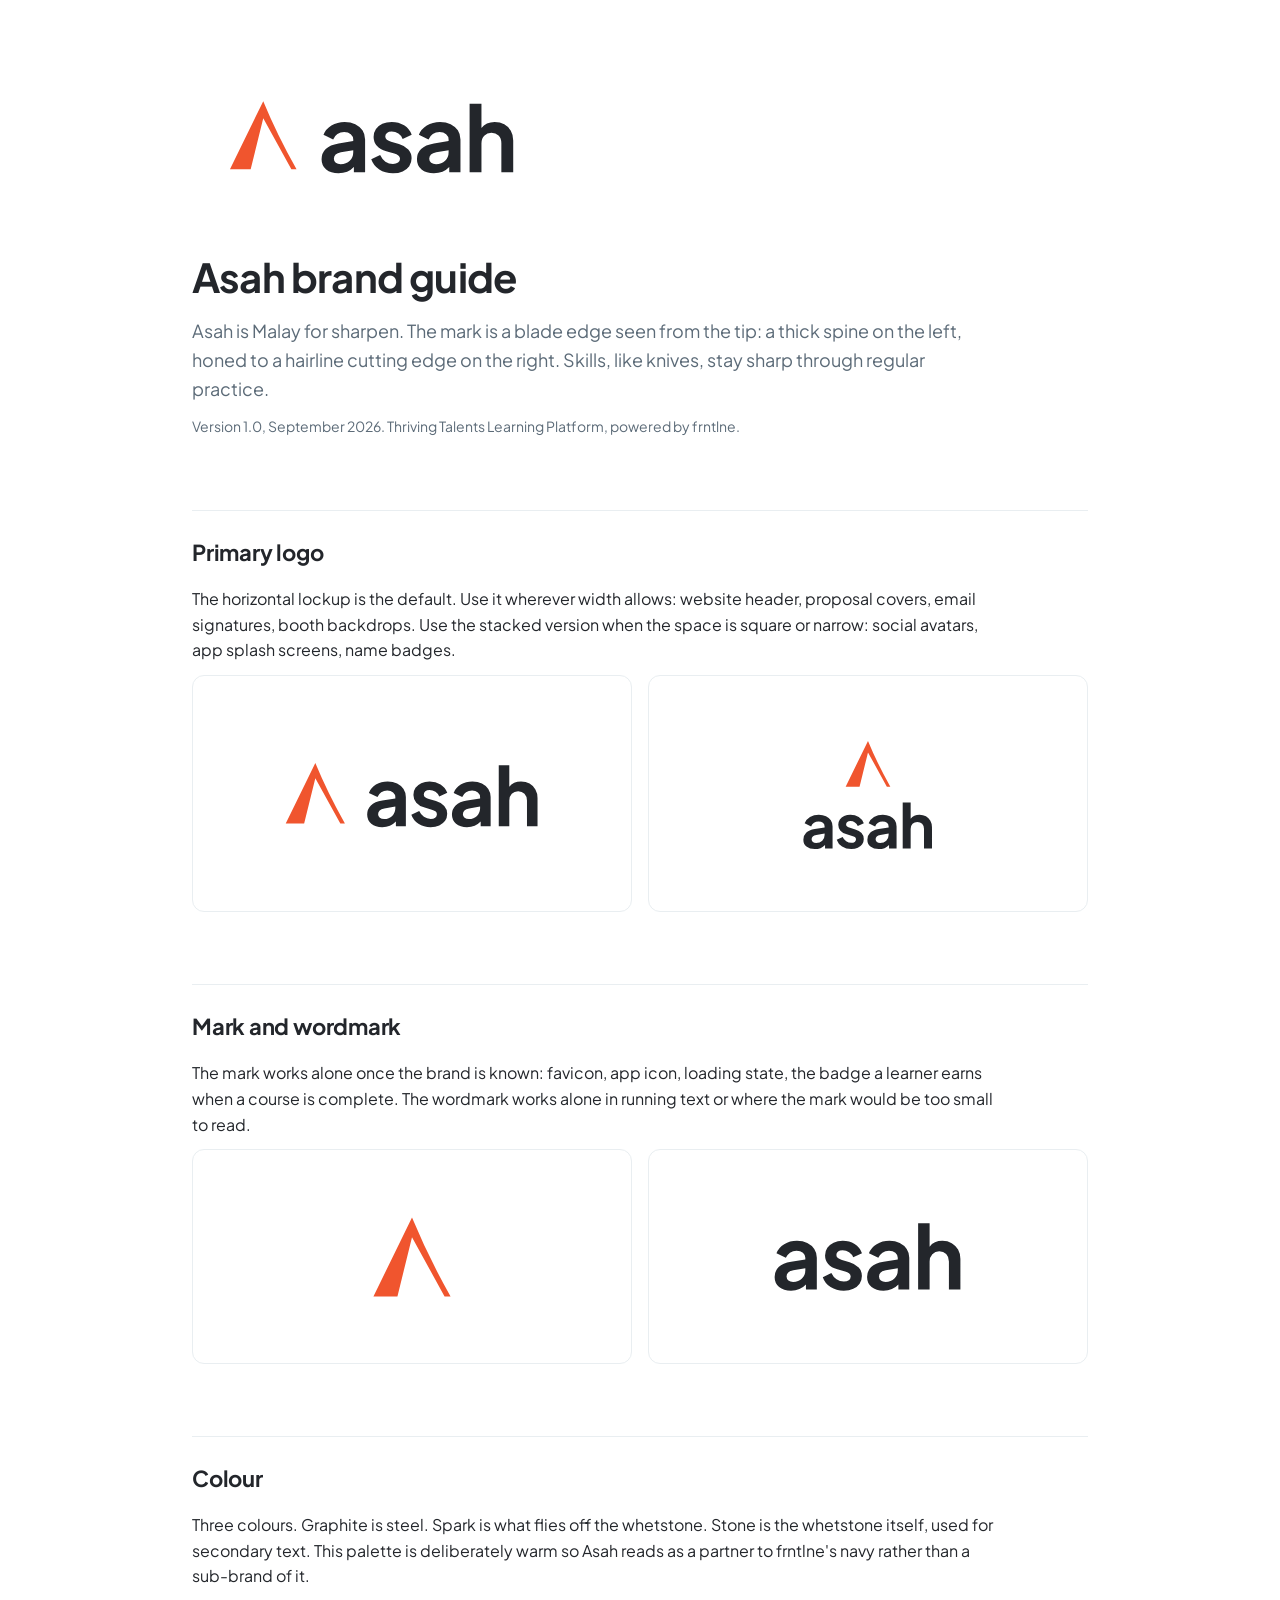
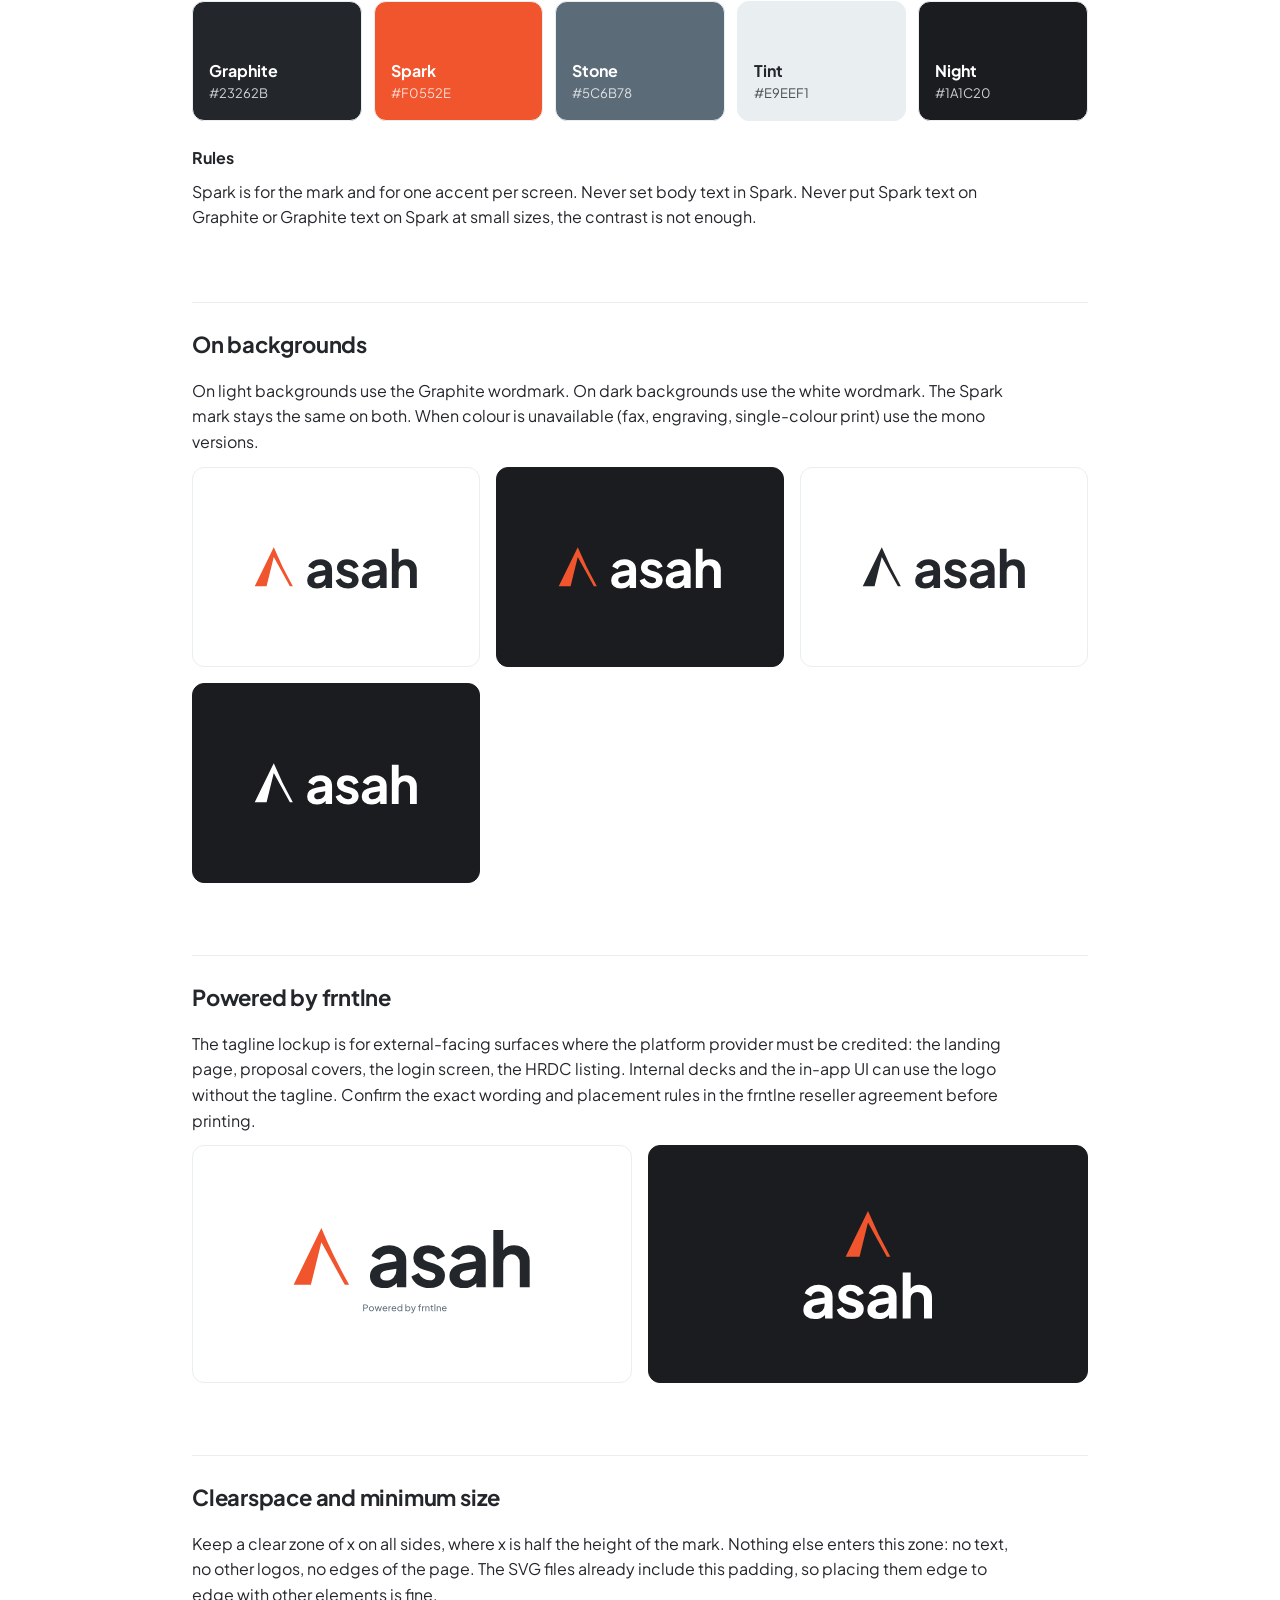
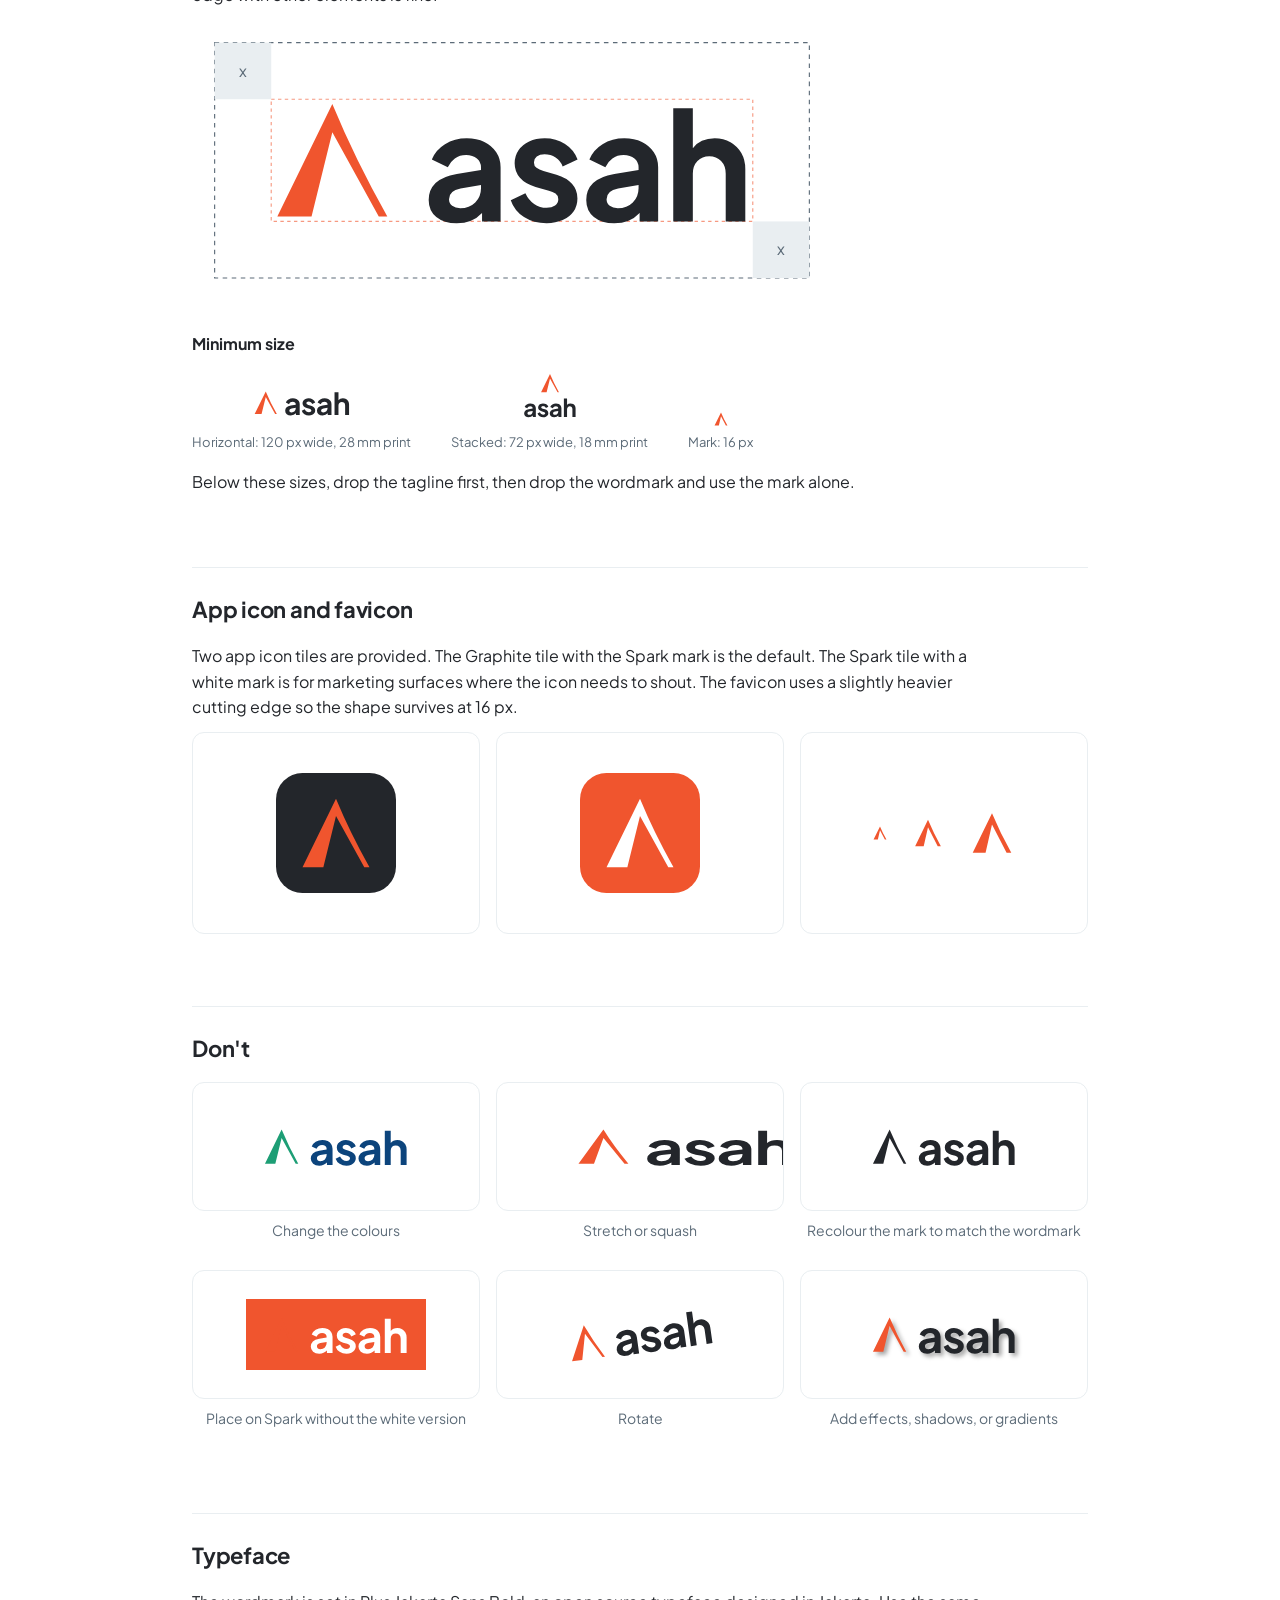
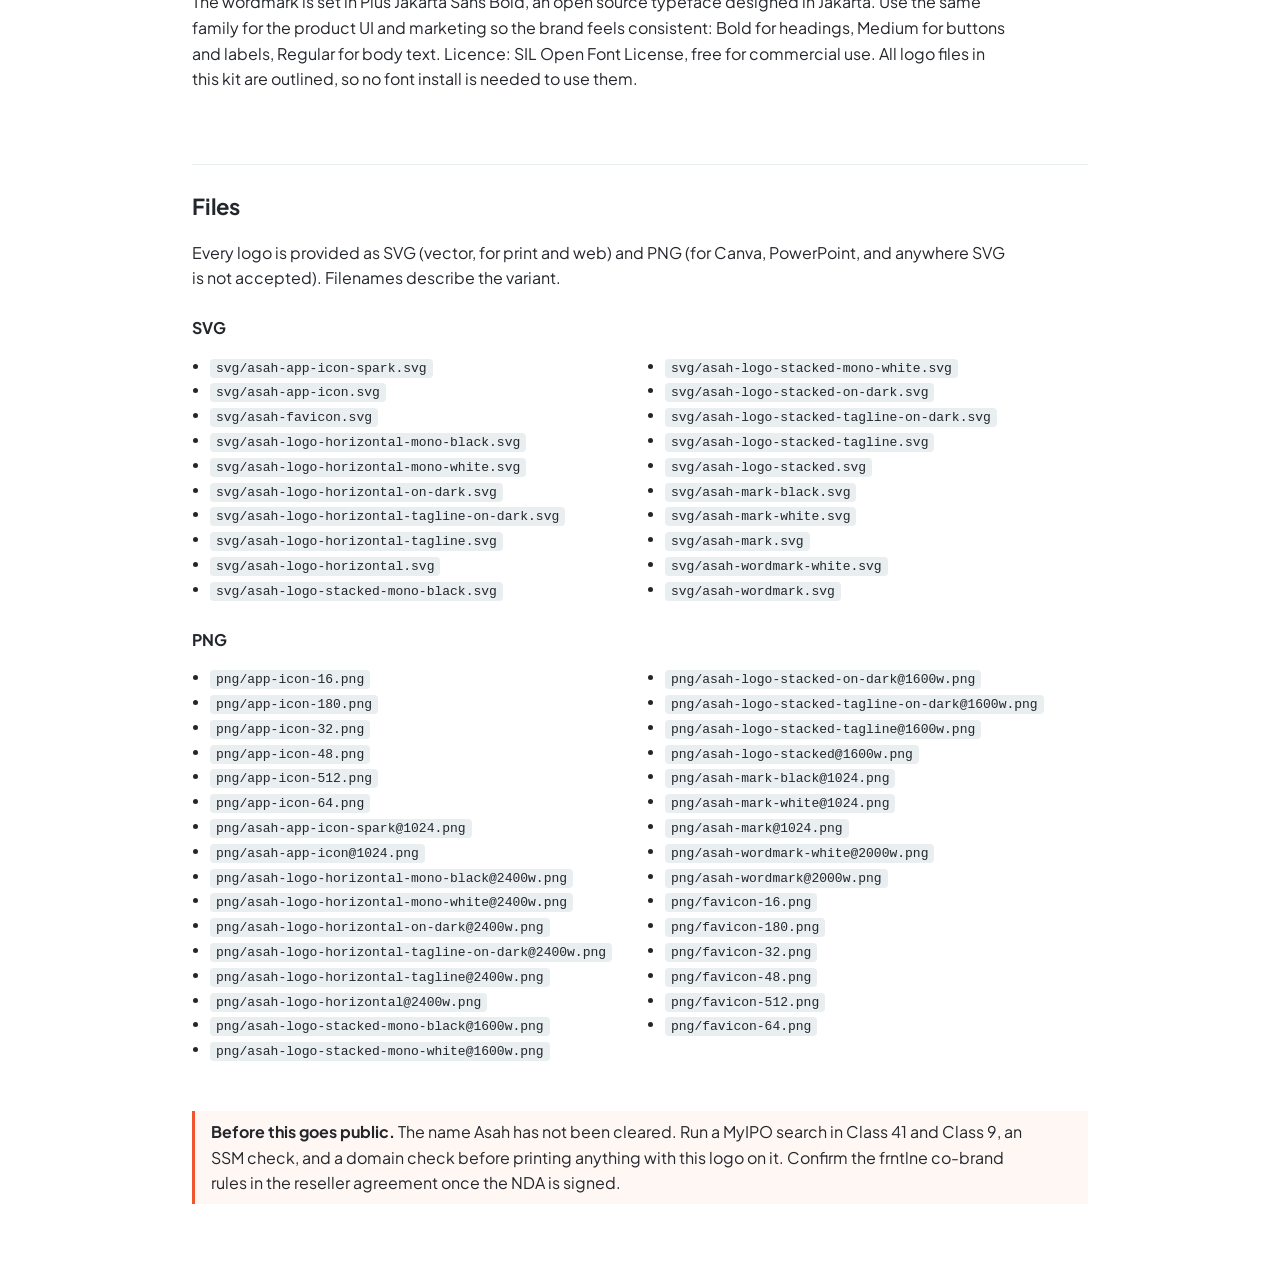
<file: assets/asah-brand-kit/asah-brand-guide.html>
<!doctype html>
<html lang="en"><head><meta charset="utf-8"><meta name="viewport" content="width=device-width,initial-scale=1">
<title>Asah brand guide</title>
<link rel="preconnect" href="https://fonts.googleapis.com"><link rel="preconnect" href="https://fonts.gstatic.com" crossorigin>
<link href="https://fonts.googleapis.com/css2?family=Plus+Jakarta+Sans:wght@400;500;700&display=swap" rel="stylesheet">
<style>
:root{--ink:#23262B;--spark:#F0552E;--stone:#5C6B78;--dark:#1A1C20;--tint:#E9EEF1}
*{box-sizing:border-box}
body{margin:0;font-family:"Plus Jakarta Sans",system-ui,sans-serif;color:var(--ink);background:#fff;line-height:1.6;font-size:16px}
main{max-width:960px;margin:0 auto;padding:64px 32px 96px}
h1{font-size:40px;font-weight:700;letter-spacing:-.02em;margin:0 0 8px}
h2{font-size:22px;font-weight:700;letter-spacing:-.01em;margin:72px 0 16px;padding-top:24px;border-top:1px solid var(--tint)}
h3{font-size:16px;font-weight:700;margin:24px 0 8px}
p{margin:0 0 12px;max-width:68ch}
.lead{font-size:18px;color:var(--stone);max-width:60ch}
.tile{border:1px solid var(--tint);border-radius:12px;padding:40px;display:flex;align-items:center;justify-content:center;min-height:200px}
.tile.dark{background:var(--dark);border-color:var(--dark)}
.grid{display:grid;grid-template-columns:repeat(auto-fit,minmax(280px,1fr));gap:16px}
.swatches{display:grid;grid-template-columns:repeat(auto-fit,minmax(160px,1fr));gap:12px}
.sw{border-radius:12px;padding:16px;min-height:120px;display:flex;flex-direction:column;justify-content:flex-end;border:1px solid var(--tint)}
.sw b{display:block}.sw span{font-size:13px;opacity:.8}
.dont{text-align:center}
.dont-box{border:1px solid var(--tint);border-radius:12px;padding:28px 16px;display:flex;justify-content:center;overflow:hidden;min-height:120px;align-items:center}
.dont p{font-size:14px;color:var(--stone);margin-top:8px}
.minsize{display:flex;gap:40px;align-items:flex-end;flex-wrap:wrap}
.minsize div{text-align:center;font-size:13px;color:var(--stone)}
code{font-family:ui-monospace,Menlo,monospace;font-size:13px;background:var(--tint);padding:2px 6px;border-radius:4px}
ul.files{columns:2;column-gap:32px;padding-left:18px;font-size:14px}
.note{border-left:3px solid var(--spark);padding:8px 16px;color:var(--ink);background:#fff7f4;border-radius:0}
</style></head><body><main>

<svg style="width:360px" xmlns="http://www.w3.org/2000/svg" viewBox="0 0 525.55 208.00" role="img" aria-label="Asah"><path transform="translate(50.00 50.00) scale(1.0800)" fill="#F0552E" d="M50 4 Q69 50 95 96 L88 96 L50 27 L33 96 L5 96 Z"/><path transform="translate(184.00 158.00) scale(1.0000)" fill="#23262B" d="M29.854689564068696 1.585204755614267Q18.62615587846764 1.585204755614267 11.889035667107002 -3.963011889035667Q5.1519154557463676 -9.511228533685602 5.1519154557463676 -19.022457067371203Q5.1519154557463676 -28.00528401585205 11.228533685601057 -33.94980184940555Q17.30515191545575 -39.89431968295905 29.986789960369883 -42.007926023778076L51.38705416116249 -45.442536327608984V-47.82034346103039Q51.38705416116249 -52.443857331572 47.7542932628798 -55.54821664464994Q44.1215323645971 -58.652575957727876 38.177014531043596 -58.652575957727876Q32.49669749009247 -58.652575957727876 28.26948480845443 -55.680317040951124Q24.042272126816382 -52.70805812417438 22.06076618229855 -47.82034346103039L7.926023778071335 -54.68956406869221Q11.096433289299869 -63.1439894319683 19.55085865257596 -68.29590488771467Q28.00528401585205 -73.44782034346103 38.83751651254954 -73.44782034346103Q47.6882430647292 -73.44782034346103 54.35931307793924 -70.14531043593132Q61.03038309114928 -66.8428005284016 64.86129458388376 -61.09643328929988Q68.69220607661823 -55.35006605019816 68.69220607661823 -47.82034346103039V0.0H52.31175693527081V-7.529722589167768Q43.85733157199472 1.585204755614267 29.854689564068696 1.585204755614267ZM23.11756935270806 -19.682959048877148Q23.11756935270806 -15.984147952443859 25.891677675033026 -13.804491413474242Q28.665785997357993 -11.624834874504625 33.02509907529723 -11.624834874504625Q41.21532364597094 -11.624834874504625 46.30118890356671 -16.7107001321004Q51.38705416116249 -21.79656538969617 51.38705416116249 -29.326287978863938V-32.2324966974901L33.28929986789961 -29.19418758256275Q23.11756935270806 -27.344782034346107 23.11756935270806 -19.682959048877148ZM109.37912813738441 1.585204755614267Q97.88639365918098 1.585204755614267 89.3659180977543 -3.896961690885073Q80.84544253632762 -9.379128137384413 77.67503302509908 -18.758256274768826L90.6208718626156 -24.966974900924704Q93.39498018494056 -18.890356671070016 98.34874504623514 -15.455746367239104Q103.30250990752972 -12.021136063408191 109.37912813738441 -12.021136063408191Q114.00264200792603 -12.021136063408191 116.8428005284016 -14.06869220607662Q119.68295904887717 -16.11624834874505 119.68295904887717 -19.682959048877148Q119.68295904887717 -22.853368560105682 117.23910171730518 -24.57067371202114Q114.79524438573317 -26.287978863936594 111.36063408190225 -27.212681638044916L99.60369881109645 -30.51519154557464Q90.4887714663144 -33.02509907529723 85.7992073976222 -38.50726552179657Q81.10964332892999 -43.98943196829591 81.10964332892999 -51.38705416116249Q81.10964332892999 -57.99207397622193 84.5442536327609 -62.94583883751652Q87.97886393659182 -67.8996036988111 93.92338177014531 -70.67371202113607Q99.86789960369882 -73.44782034346103 107.66182298546897 -73.44782034346103Q117.83355350066051 -73.44782034346103 125.62747688243066 -68.49405548216646Q133.4214002642008 -63.54029062087187 136.72391017173052 -54.8216644649934L123.51387054161164 -48.61294583883752Q121.664464993395 -53.500660501981514 117.30515191545577 -56.40686922060767Q112.94583883751653 -59.31307793923382 107.52972258916778 -59.31307793923382Q103.17040951122854 -59.31307793923382 100.66050198150594 -57.331571994715986Q98.15059445178336 -55.35006605019816 98.15059445178336 -52.179656538969624Q98.15059445178336 -49.14134742404228 100.46235138705417 -47.424042272126826Q102.77410832232498 -45.706737120211365 106.60501981505945 -44.649933949801856L118.0977542932629 -41.21532364597094Q126.94848084544255 -38.57331571994716 131.77014531043594 -33.22324966974901Q136.59180977542934 -27.87318361955086 136.59180977542934 -20.343461030383093Q136.59180977542934 -13.738441215323647 133.15719947159843 -8.850726552179657Q129.72258916776752 -3.9630118890356676 123.57992073976223 -1.1889035667107004Q117.43725231175695 1.585204755614267 109.37912813738441 1.585204755614267ZM169.08850726552183 1.585204755614267Q157.85997357992076 1.585204755614267 151.12285336856013 -3.963011889035667Q144.3857331571995 -9.511228533685602 144.3857331571995 -19.022457067371203Q144.3857331571995 -28.00528401585205 150.46235138705418 -33.94980184940555Q156.53896961690887 -39.89431968295905 169.220607661823 -42.007926023778076L190.62087186261562 -45.442536327608984V-47.82034346103039Q190.62087186261562 -52.443857331572 186.98811096433292 -55.54821664464994Q183.35535006605022 -58.652575957727876 177.41083223249672 -58.652575957727876Q171.73051519154558 -58.652575957727876 167.50330250990754 -55.680317040951124Q163.2760898282695 -52.70805812417438 161.29458388375167 -47.82034346103039L147.15984147952446 -54.68956406869221Q150.330250990753 -63.1439894319683 158.7846763540291 -68.29590488771467Q167.23910171730518 -73.44782034346103 178.07133421400266 -73.44782034346103Q186.9220607661823 -73.44782034346103 193.59313077939237 -70.14531043593132Q200.2642007926024 -66.8428005284016 204.09511228533688 -61.09643328929988Q207.92602377807134 -55.35006605019816 207.92602377807134 -47.82034346103039V0.0H191.54557463672393V-7.529722589167768Q183.09114927344785 1.585204755614267 169.08850726552183 1.585204755614267ZM162.3513870541612 -19.682959048877148Q162.3513870541612 -15.984147952443859 165.12549537648616 -13.804491413474242Q167.89960369881112 -11.624834874504625 172.25891677675034 -11.624834874504625Q180.44914134742407 -11.624834874504625 185.53500660501984 -16.7107001321004Q190.62087186261562 -21.79656538969617 190.62087186261562 -29.326287978863938V-32.2324966974901L172.52311756935273 -29.19418758256275Q162.3513870541612 -27.344782034346107 162.3513870541612 -19.682959048877148ZM221.26816380449142 0.0V-100.00000000000001H238.57331571994717V-64.59709379128138Q241.6116248348745 -68.95640686922061 246.63143989431967 -71.20211360634082Q251.65125495376486 -73.44782034346103 257.85997357992073 -73.44782034346103Q265.7859973579921 -73.44782034346103 271.8626155878468 -69.94715984147953Q277.93923381770145 -66.44649933949802 281.43989431968294 -60.36988110964333Q284.9405548216645 -54.29326287978864 284.9405548216645 -46.23513870541612V0.0H267.63540290620875V-42.140026420079266Q267.63540290620875 -49.27344782034346 263.54029062087193 -53.434610303830915Q259.44517833553505 -57.59577278731837 253.10435931307796 -57.59577278731837Q246.76354029062088 -57.59577278731837 242.66842800528403 -53.368560105680324Q238.57331571994717 -49.14134742404228 238.57331571994717 -42.140026420079266V0.0Z"/></svg>
<h1 style="margin-top:32px">Asah brand guide</h1>
<p class="lead">Asah is Malay for sharpen. The mark is a blade edge seen from the tip: a thick spine on the left, honed to a hairline cutting edge on the right. Skills, like knives, stay sharp through regular practice.</p>
<p style="color:var(--stone);font-size:14px">Version 1.0, September 2026. Thriving Talents Learning Platform, powered by frntlne.</p>

<h2>Primary logo</h2>
<p>The horizontal lockup is the default. Use it wherever width allows: website header, proposal covers, email signatures, booth backdrops. Use the stacked version when the space is square or narrow: social avatars, app splash screens, name badges.</p>
<div class="grid">
<div class="tile"><svg style="width:320px" xmlns="http://www.w3.org/2000/svg" viewBox="0 0 525.55 208.00" role="img" aria-label="Asah"><path transform="translate(50.00 50.00) scale(1.0800)" fill="#F0552E" d="M50 4 Q69 50 95 96 L88 96 L50 27 L33 96 L5 96 Z"/><path transform="translate(184.00 158.00) scale(1.0000)" fill="#23262B" d="M29.854689564068696 1.585204755614267Q18.62615587846764 1.585204755614267 11.889035667107002 -3.963011889035667Q5.1519154557463676 -9.511228533685602 5.1519154557463676 -19.022457067371203Q5.1519154557463676 -28.00528401585205 11.228533685601057 -33.94980184940555Q17.30515191545575 -39.89431968295905 29.986789960369883 -42.007926023778076L51.38705416116249 -45.442536327608984V-47.82034346103039Q51.38705416116249 -52.443857331572 47.7542932628798 -55.54821664464994Q44.1215323645971 -58.652575957727876 38.177014531043596 -58.652575957727876Q32.49669749009247 -58.652575957727876 28.26948480845443 -55.680317040951124Q24.042272126816382 -52.70805812417438 22.06076618229855 -47.82034346103039L7.926023778071335 -54.68956406869221Q11.096433289299869 -63.1439894319683 19.55085865257596 -68.29590488771467Q28.00528401585205 -73.44782034346103 38.83751651254954 -73.44782034346103Q47.6882430647292 -73.44782034346103 54.35931307793924 -70.14531043593132Q61.03038309114928 -66.8428005284016 64.86129458388376 -61.09643328929988Q68.69220607661823 -55.35006605019816 68.69220607661823 -47.82034346103039V0.0H52.31175693527081V-7.529722589167768Q43.85733157199472 1.585204755614267 29.854689564068696 1.585204755614267ZM23.11756935270806 -19.682959048877148Q23.11756935270806 -15.984147952443859 25.891677675033026 -13.804491413474242Q28.665785997357993 -11.624834874504625 33.02509907529723 -11.624834874504625Q41.21532364597094 -11.624834874504625 46.30118890356671 -16.7107001321004Q51.38705416116249 -21.79656538969617 51.38705416116249 -29.326287978863938V-32.2324966974901L33.28929986789961 -29.19418758256275Q23.11756935270806 -27.344782034346107 23.11756935270806 -19.682959048877148ZM109.37912813738441 1.585204755614267Q97.88639365918098 1.585204755614267 89.3659180977543 -3.896961690885073Q80.84544253632762 -9.379128137384413 77.67503302509908 -18.758256274768826L90.6208718626156 -24.966974900924704Q93.39498018494056 -18.890356671070016 98.34874504623514 -15.455746367239104Q103.30250990752972 -12.021136063408191 109.37912813738441 -12.021136063408191Q114.00264200792603 -12.021136063408191 116.8428005284016 -14.06869220607662Q119.68295904887717 -16.11624834874505 119.68295904887717 -19.682959048877148Q119.68295904887717 -22.853368560105682 117.23910171730518 -24.57067371202114Q114.79524438573317 -26.287978863936594 111.36063408190225 -27.212681638044916L99.60369881109645 -30.51519154557464Q90.4887714663144 -33.02509907529723 85.7992073976222 -38.50726552179657Q81.10964332892999 -43.98943196829591 81.10964332892999 -51.38705416116249Q81.10964332892999 -57.99207397622193 84.5442536327609 -62.94583883751652Q87.97886393659182 -67.8996036988111 93.92338177014531 -70.67371202113607Q99.86789960369882 -73.44782034346103 107.66182298546897 -73.44782034346103Q117.83355350066051 -73.44782034346103 125.62747688243066 -68.49405548216646Q133.4214002642008 -63.54029062087187 136.72391017173052 -54.8216644649934L123.51387054161164 -48.61294583883752Q121.664464993395 -53.500660501981514 117.30515191545577 -56.40686922060767Q112.94583883751653 -59.31307793923382 107.52972258916778 -59.31307793923382Q103.17040951122854 -59.31307793923382 100.66050198150594 -57.331571994715986Q98.15059445178336 -55.35006605019816 98.15059445178336 -52.179656538969624Q98.15059445178336 -49.14134742404228 100.46235138705417 -47.424042272126826Q102.77410832232498 -45.706737120211365 106.60501981505945 -44.649933949801856L118.0977542932629 -41.21532364597094Q126.94848084544255 -38.57331571994716 131.77014531043594 -33.22324966974901Q136.59180977542934 -27.87318361955086 136.59180977542934 -20.343461030383093Q136.59180977542934 -13.738441215323647 133.15719947159843 -8.850726552179657Q129.72258916776752 -3.9630118890356676 123.57992073976223 -1.1889035667107004Q117.43725231175695 1.585204755614267 109.37912813738441 1.585204755614267ZM169.08850726552183 1.585204755614267Q157.85997357992076 1.585204755614267 151.12285336856013 -3.963011889035667Q144.3857331571995 -9.511228533685602 144.3857331571995 -19.022457067371203Q144.3857331571995 -28.00528401585205 150.46235138705418 -33.94980184940555Q156.53896961690887 -39.89431968295905 169.220607661823 -42.007926023778076L190.62087186261562 -45.442536327608984V-47.82034346103039Q190.62087186261562 -52.443857331572 186.98811096433292 -55.54821664464994Q183.35535006605022 -58.652575957727876 177.41083223249672 -58.652575957727876Q171.73051519154558 -58.652575957727876 167.50330250990754 -55.680317040951124Q163.2760898282695 -52.70805812417438 161.29458388375167 -47.82034346103039L147.15984147952446 -54.68956406869221Q150.330250990753 -63.1439894319683 158.7846763540291 -68.29590488771467Q167.23910171730518 -73.44782034346103 178.07133421400266 -73.44782034346103Q186.9220607661823 -73.44782034346103 193.59313077939237 -70.14531043593132Q200.2642007926024 -66.8428005284016 204.09511228533688 -61.09643328929988Q207.92602377807134 -55.35006605019816 207.92602377807134 -47.82034346103039V0.0H191.54557463672393V-7.529722589167768Q183.09114927344785 1.585204755614267 169.08850726552183 1.585204755614267ZM162.3513870541612 -19.682959048877148Q162.3513870541612 -15.984147952443859 165.12549537648616 -13.804491413474242Q167.89960369881112 -11.624834874504625 172.25891677675034 -11.624834874504625Q180.44914134742407 -11.624834874504625 185.53500660501984 -16.7107001321004Q190.62087186261562 -21.79656538969617 190.62087186261562 -29.326287978863938V-32.2324966974901L172.52311756935273 -29.19418758256275Q162.3513870541612 -27.344782034346107 162.3513870541612 -19.682959048877148ZM221.26816380449142 0.0V-100.00000000000001H238.57331571994717V-64.59709379128138Q241.6116248348745 -68.95640686922061 246.63143989431967 -71.20211360634082Q251.65125495376486 -73.44782034346103 257.85997357992073 -73.44782034346103Q265.7859973579921 -73.44782034346103 271.8626155878468 -69.94715984147953Q277.93923381770145 -66.44649933949802 281.43989431968294 -60.36988110964333Q284.9405548216645 -54.29326287978864 284.9405548216645 -46.23513870541612V0.0H267.63540290620875V-42.140026420079266Q267.63540290620875 -49.27344782034346 263.54029062087193 -53.434610303830915Q259.44517833553505 -57.59577278731837 253.10435931307796 -57.59577278731837Q246.76354029062088 -57.59577278731837 242.66842800528403 -53.368560105680324Q238.57331571994717 -49.14134742404228 238.57331571994717 -42.140026420079266V0.0Z"/></svg></div>
<div class="tile"><svg style="width:180px" xmlns="http://www.w3.org/2000/svg" viewBox="0 0 391.55 338.00" role="img" aria-label="Asah"><path transform="translate(141.77 50.00) scale(1.0800)" fill="#F0552E" d="M50 4 Q69 50 95 96 L88 96 L50 27 L33 96 L5 96 Z"/><path transform="translate(50.00 288.00) scale(1.0000)" fill="#23262B" d="M29.854689564068696 1.585204755614267Q18.62615587846764 1.585204755614267 11.889035667107002 -3.963011889035667Q5.1519154557463676 -9.511228533685602 5.1519154557463676 -19.022457067371203Q5.1519154557463676 -28.00528401585205 11.228533685601057 -33.94980184940555Q17.30515191545575 -39.89431968295905 29.986789960369883 -42.007926023778076L51.38705416116249 -45.442536327608984V-47.82034346103039Q51.38705416116249 -52.443857331572 47.7542932628798 -55.54821664464994Q44.1215323645971 -58.652575957727876 38.177014531043596 -58.652575957727876Q32.49669749009247 -58.652575957727876 28.26948480845443 -55.680317040951124Q24.042272126816382 -52.70805812417438 22.06076618229855 -47.82034346103039L7.926023778071335 -54.68956406869221Q11.096433289299869 -63.1439894319683 19.55085865257596 -68.29590488771467Q28.00528401585205 -73.44782034346103 38.83751651254954 -73.44782034346103Q47.6882430647292 -73.44782034346103 54.35931307793924 -70.14531043593132Q61.03038309114928 -66.8428005284016 64.86129458388376 -61.09643328929988Q68.69220607661823 -55.35006605019816 68.69220607661823 -47.82034346103039V0.0H52.31175693527081V-7.529722589167768Q43.85733157199472 1.585204755614267 29.854689564068696 1.585204755614267ZM23.11756935270806 -19.682959048877148Q23.11756935270806 -15.984147952443859 25.891677675033026 -13.804491413474242Q28.665785997357993 -11.624834874504625 33.02509907529723 -11.624834874504625Q41.21532364597094 -11.624834874504625 46.30118890356671 -16.7107001321004Q51.38705416116249 -21.79656538969617 51.38705416116249 -29.326287978863938V-32.2324966974901L33.28929986789961 -29.19418758256275Q23.11756935270806 -27.344782034346107 23.11756935270806 -19.682959048877148ZM109.37912813738441 1.585204755614267Q97.88639365918098 1.585204755614267 89.3659180977543 -3.896961690885073Q80.84544253632762 -9.379128137384413 77.67503302509908 -18.758256274768826L90.6208718626156 -24.966974900924704Q93.39498018494056 -18.890356671070016 98.34874504623514 -15.455746367239104Q103.30250990752972 -12.021136063408191 109.37912813738441 -12.021136063408191Q114.00264200792603 -12.021136063408191 116.8428005284016 -14.06869220607662Q119.68295904887717 -16.11624834874505 119.68295904887717 -19.682959048877148Q119.68295904887717 -22.853368560105682 117.23910171730518 -24.57067371202114Q114.79524438573317 -26.287978863936594 111.36063408190225 -27.212681638044916L99.60369881109645 -30.51519154557464Q90.4887714663144 -33.02509907529723 85.7992073976222 -38.50726552179657Q81.10964332892999 -43.98943196829591 81.10964332892999 -51.38705416116249Q81.10964332892999 -57.99207397622193 84.5442536327609 -62.94583883751652Q87.97886393659182 -67.8996036988111 93.92338177014531 -70.67371202113607Q99.86789960369882 -73.44782034346103 107.66182298546897 -73.44782034346103Q117.83355350066051 -73.44782034346103 125.62747688243066 -68.49405548216646Q133.4214002642008 -63.54029062087187 136.72391017173052 -54.8216644649934L123.51387054161164 -48.61294583883752Q121.664464993395 -53.500660501981514 117.30515191545577 -56.40686922060767Q112.94583883751653 -59.31307793923382 107.52972258916778 -59.31307793923382Q103.17040951122854 -59.31307793923382 100.66050198150594 -57.331571994715986Q98.15059445178336 -55.35006605019816 98.15059445178336 -52.179656538969624Q98.15059445178336 -49.14134742404228 100.46235138705417 -47.424042272126826Q102.77410832232498 -45.706737120211365 106.60501981505945 -44.649933949801856L118.0977542932629 -41.21532364597094Q126.94848084544255 -38.57331571994716 131.77014531043594 -33.22324966974901Q136.59180977542934 -27.87318361955086 136.59180977542934 -20.343461030383093Q136.59180977542934 -13.738441215323647 133.15719947159843 -8.850726552179657Q129.72258916776752 -3.9630118890356676 123.57992073976223 -1.1889035667107004Q117.43725231175695 1.585204755614267 109.37912813738441 1.585204755614267ZM169.08850726552183 1.585204755614267Q157.85997357992076 1.585204755614267 151.12285336856013 -3.963011889035667Q144.3857331571995 -9.511228533685602 144.3857331571995 -19.022457067371203Q144.3857331571995 -28.00528401585205 150.46235138705418 -33.94980184940555Q156.53896961690887 -39.89431968295905 169.220607661823 -42.007926023778076L190.62087186261562 -45.442536327608984V-47.82034346103039Q190.62087186261562 -52.443857331572 186.98811096433292 -55.54821664464994Q183.35535006605022 -58.652575957727876 177.41083223249672 -58.652575957727876Q171.73051519154558 -58.652575957727876 167.50330250990754 -55.680317040951124Q163.2760898282695 -52.70805812417438 161.29458388375167 -47.82034346103039L147.15984147952446 -54.68956406869221Q150.330250990753 -63.1439894319683 158.7846763540291 -68.29590488771467Q167.23910171730518 -73.44782034346103 178.07133421400266 -73.44782034346103Q186.9220607661823 -73.44782034346103 193.59313077939237 -70.14531043593132Q200.2642007926024 -66.8428005284016 204.09511228533688 -61.09643328929988Q207.92602377807134 -55.35006605019816 207.92602377807134 -47.82034346103039V0.0H191.54557463672393V-7.529722589167768Q183.09114927344785 1.585204755614267 169.08850726552183 1.585204755614267ZM162.3513870541612 -19.682959048877148Q162.3513870541612 -15.984147952443859 165.12549537648616 -13.804491413474242Q167.89960369881112 -11.624834874504625 172.25891677675034 -11.624834874504625Q180.44914134742407 -11.624834874504625 185.53500660501984 -16.7107001321004Q190.62087186261562 -21.79656538969617 190.62087186261562 -29.326287978863938V-32.2324966974901L172.52311756935273 -29.19418758256275Q162.3513870541612 -27.344782034346107 162.3513870541612 -19.682959048877148ZM221.26816380449142 0.0V-100.00000000000001H238.57331571994717V-64.59709379128138Q241.6116248348745 -68.95640686922061 246.63143989431967 -71.20211360634082Q251.65125495376486 -73.44782034346103 257.85997357992073 -73.44782034346103Q265.7859973579921 -73.44782034346103 271.8626155878468 -69.94715984147953Q277.93923381770145 -66.44649933949802 281.43989431968294 -60.36988110964333Q284.9405548216645 -54.29326287978864 284.9405548216645 -46.23513870541612V0.0H267.63540290620875V-42.140026420079266Q267.63540290620875 -49.27344782034346 263.54029062087193 -53.434610303830915Q259.44517833553505 -57.59577278731837 253.10435931307796 -57.59577278731837Q246.76354029062088 -57.59577278731837 242.66842800528403 -53.368560105680324Q238.57331571994717 -49.14134742404228 238.57331571994717 -42.140026420079266V0.0Z"/></svg></div>
</div>

<h2>Mark and wordmark</h2>
<p>The mark works alone once the brand is known: favicon, app icon, loading state, the badge a learner earns when a course is complete. The wordmark works alone in running text or where the mark would be too small to read.</p>
<div class="grid">
<div class="tile"><svg style="width:120px" xmlns="http://www.w3.org/2000/svg" viewBox="0 0 140.00 140.00" role="img" aria-label="Asah"><path transform="translate(20.00 20.00) scale(1.0000)" fill="#F0552E" d="M50 4 Q69 50 95 96 L88 96 L50 27 L33 96 L5 96 Z"/></svg></div>
<div class="tile"><svg style="width:260px" xmlns="http://www.w3.org/2000/svg" viewBox="0 0 391.55 200.00" role="img" aria-label="Asah"><path transform="translate(50.00 150.00) scale(1.0000)" fill="#23262B" d="M29.854689564068696 1.585204755614267Q18.62615587846764 1.585204755614267 11.889035667107002 -3.963011889035667Q5.1519154557463676 -9.511228533685602 5.1519154557463676 -19.022457067371203Q5.1519154557463676 -28.00528401585205 11.228533685601057 -33.94980184940555Q17.30515191545575 -39.89431968295905 29.986789960369883 -42.007926023778076L51.38705416116249 -45.442536327608984V-47.82034346103039Q51.38705416116249 -52.443857331572 47.7542932628798 -55.54821664464994Q44.1215323645971 -58.652575957727876 38.177014531043596 -58.652575957727876Q32.49669749009247 -58.652575957727876 28.26948480845443 -55.680317040951124Q24.042272126816382 -52.70805812417438 22.06076618229855 -47.82034346103039L7.926023778071335 -54.68956406869221Q11.096433289299869 -63.1439894319683 19.55085865257596 -68.29590488771467Q28.00528401585205 -73.44782034346103 38.83751651254954 -73.44782034346103Q47.6882430647292 -73.44782034346103 54.35931307793924 -70.14531043593132Q61.03038309114928 -66.8428005284016 64.86129458388376 -61.09643328929988Q68.69220607661823 -55.35006605019816 68.69220607661823 -47.82034346103039V0.0H52.31175693527081V-7.529722589167768Q43.85733157199472 1.585204755614267 29.854689564068696 1.585204755614267ZM23.11756935270806 -19.682959048877148Q23.11756935270806 -15.984147952443859 25.891677675033026 -13.804491413474242Q28.665785997357993 -11.624834874504625 33.02509907529723 -11.624834874504625Q41.21532364597094 -11.624834874504625 46.30118890356671 -16.7107001321004Q51.38705416116249 -21.79656538969617 51.38705416116249 -29.326287978863938V-32.2324966974901L33.28929986789961 -29.19418758256275Q23.11756935270806 -27.344782034346107 23.11756935270806 -19.682959048877148ZM109.37912813738441 1.585204755614267Q97.88639365918098 1.585204755614267 89.3659180977543 -3.896961690885073Q80.84544253632762 -9.379128137384413 77.67503302509908 -18.758256274768826L90.6208718626156 -24.966974900924704Q93.39498018494056 -18.890356671070016 98.34874504623514 -15.455746367239104Q103.30250990752972 -12.021136063408191 109.37912813738441 -12.021136063408191Q114.00264200792603 -12.021136063408191 116.8428005284016 -14.06869220607662Q119.68295904887717 -16.11624834874505 119.68295904887717 -19.682959048877148Q119.68295904887717 -22.853368560105682 117.23910171730518 -24.57067371202114Q114.79524438573317 -26.287978863936594 111.36063408190225 -27.212681638044916L99.60369881109645 -30.51519154557464Q90.4887714663144 -33.02509907529723 85.7992073976222 -38.50726552179657Q81.10964332892999 -43.98943196829591 81.10964332892999 -51.38705416116249Q81.10964332892999 -57.99207397622193 84.5442536327609 -62.94583883751652Q87.97886393659182 -67.8996036988111 93.92338177014531 -70.67371202113607Q99.86789960369882 -73.44782034346103 107.66182298546897 -73.44782034346103Q117.83355350066051 -73.44782034346103 125.62747688243066 -68.49405548216646Q133.4214002642008 -63.54029062087187 136.72391017173052 -54.8216644649934L123.51387054161164 -48.61294583883752Q121.664464993395 -53.500660501981514 117.30515191545577 -56.40686922060767Q112.94583883751653 -59.31307793923382 107.52972258916778 -59.31307793923382Q103.17040951122854 -59.31307793923382 100.66050198150594 -57.331571994715986Q98.15059445178336 -55.35006605019816 98.15059445178336 -52.179656538969624Q98.15059445178336 -49.14134742404228 100.46235138705417 -47.424042272126826Q102.77410832232498 -45.706737120211365 106.60501981505945 -44.649933949801856L118.0977542932629 -41.21532364597094Q126.94848084544255 -38.57331571994716 131.77014531043594 -33.22324966974901Q136.59180977542934 -27.87318361955086 136.59180977542934 -20.343461030383093Q136.59180977542934 -13.738441215323647 133.15719947159843 -8.850726552179657Q129.72258916776752 -3.9630118890356676 123.57992073976223 -1.1889035667107004Q117.43725231175695 1.585204755614267 109.37912813738441 1.585204755614267ZM169.08850726552183 1.585204755614267Q157.85997357992076 1.585204755614267 151.12285336856013 -3.963011889035667Q144.3857331571995 -9.511228533685602 144.3857331571995 -19.022457067371203Q144.3857331571995 -28.00528401585205 150.46235138705418 -33.94980184940555Q156.53896961690887 -39.89431968295905 169.220607661823 -42.007926023778076L190.62087186261562 -45.442536327608984V-47.82034346103039Q190.62087186261562 -52.443857331572 186.98811096433292 -55.54821664464994Q183.35535006605022 -58.652575957727876 177.41083223249672 -58.652575957727876Q171.73051519154558 -58.652575957727876 167.50330250990754 -55.680317040951124Q163.2760898282695 -52.70805812417438 161.29458388375167 -47.82034346103039L147.15984147952446 -54.68956406869221Q150.330250990753 -63.1439894319683 158.7846763540291 -68.29590488771467Q167.23910171730518 -73.44782034346103 178.07133421400266 -73.44782034346103Q186.9220607661823 -73.44782034346103 193.59313077939237 -70.14531043593132Q200.2642007926024 -66.8428005284016 204.09511228533688 -61.09643328929988Q207.92602377807134 -55.35006605019816 207.92602377807134 -47.82034346103039V0.0H191.54557463672393V-7.529722589167768Q183.09114927344785 1.585204755614267 169.08850726552183 1.585204755614267ZM162.3513870541612 -19.682959048877148Q162.3513870541612 -15.984147952443859 165.12549537648616 -13.804491413474242Q167.89960369881112 -11.624834874504625 172.25891677675034 -11.624834874504625Q180.44914134742407 -11.624834874504625 185.53500660501984 -16.7107001321004Q190.62087186261562 -21.79656538969617 190.62087186261562 -29.326287978863938V-32.2324966974901L172.52311756935273 -29.19418758256275Q162.3513870541612 -27.344782034346107 162.3513870541612 -19.682959048877148ZM221.26816380449142 0.0V-100.00000000000001H238.57331571994717V-64.59709379128138Q241.6116248348745 -68.95640686922061 246.63143989431967 -71.20211360634082Q251.65125495376486 -73.44782034346103 257.85997357992073 -73.44782034346103Q265.7859973579921 -73.44782034346103 271.8626155878468 -69.94715984147953Q277.93923381770145 -66.44649933949802 281.43989431968294 -60.36988110964333Q284.9405548216645 -54.29326287978864 284.9405548216645 -46.23513870541612V0.0H267.63540290620875V-42.140026420079266Q267.63540290620875 -49.27344782034346 263.54029062087193 -53.434610303830915Q259.44517833553505 -57.59577278731837 253.10435931307796 -57.59577278731837Q246.76354029062088 -57.59577278731837 242.66842800528403 -53.368560105680324Q238.57331571994717 -49.14134742404228 238.57331571994717 -42.140026420079266V0.0Z"/></svg></div>
</div>

<h2>Colour</h2>
<p>Three colours. Graphite is steel. Spark is what flies off the whetstone. Stone is the whetstone itself, used for secondary text. This palette is deliberately warm so Asah reads as a partner to frntlne's navy rather than a sub-brand of it.</p>
<div class="swatches">
<div class="sw" style="background:#23262B;color:#fff"><b>Graphite</b><span>#23262B</span></div>
<div class="sw" style="background:#F0552E;color:#fff"><b>Spark</b><span>#F0552E</span></div>
<div class="sw" style="background:#5C6B78;color:#fff"><b>Stone</b><span>#5C6B78</span></div>
<div class="sw" style="background:#E9EEF1;color:#23262B"><b>Tint</b><span>#E9EEF1</span></div>
<div class="sw" style="background:#1A1C20;color:#fff"><b>Night</b><span>#1A1C20</span></div>
</div>
<h3>Rules</h3>
<p>Spark is for the mark and for one accent per screen. Never set body text in Spark. Never put Spark text on Graphite or Graphite text on Spark at small sizes, the contrast is not enough.</p>

<h2>On backgrounds</h2>
<p>On light backgrounds use the Graphite wordmark. On dark backgrounds use the white wordmark. The Spark mark stays the same on both. When colour is unavailable (fax, engraving, single-colour print) use the mono versions.</p>
<div class="grid">
<div class="tile"><svg style="width:260px" xmlns="http://www.w3.org/2000/svg" viewBox="0 0 525.55 208.00" role="img" aria-label="Asah"><path transform="translate(50.00 50.00) scale(1.0800)" fill="#F0552E" d="M50 4 Q69 50 95 96 L88 96 L50 27 L33 96 L5 96 Z"/><path transform="translate(184.00 158.00) scale(1.0000)" fill="#23262B" d="M29.854689564068696 1.585204755614267Q18.62615587846764 1.585204755614267 11.889035667107002 -3.963011889035667Q5.1519154557463676 -9.511228533685602 5.1519154557463676 -19.022457067371203Q5.1519154557463676 -28.00528401585205 11.228533685601057 -33.94980184940555Q17.30515191545575 -39.89431968295905 29.986789960369883 -42.007926023778076L51.38705416116249 -45.442536327608984V-47.82034346103039Q51.38705416116249 -52.443857331572 47.7542932628798 -55.54821664464994Q44.1215323645971 -58.652575957727876 38.177014531043596 -58.652575957727876Q32.49669749009247 -58.652575957727876 28.26948480845443 -55.680317040951124Q24.042272126816382 -52.70805812417438 22.06076618229855 -47.82034346103039L7.926023778071335 -54.68956406869221Q11.096433289299869 -63.1439894319683 19.55085865257596 -68.29590488771467Q28.00528401585205 -73.44782034346103 38.83751651254954 -73.44782034346103Q47.6882430647292 -73.44782034346103 54.35931307793924 -70.14531043593132Q61.03038309114928 -66.8428005284016 64.86129458388376 -61.09643328929988Q68.69220607661823 -55.35006605019816 68.69220607661823 -47.82034346103039V0.0H52.31175693527081V-7.529722589167768Q43.85733157199472 1.585204755614267 29.854689564068696 1.585204755614267ZM23.11756935270806 -19.682959048877148Q23.11756935270806 -15.984147952443859 25.891677675033026 -13.804491413474242Q28.665785997357993 -11.624834874504625 33.02509907529723 -11.624834874504625Q41.21532364597094 -11.624834874504625 46.30118890356671 -16.7107001321004Q51.38705416116249 -21.79656538969617 51.38705416116249 -29.326287978863938V-32.2324966974901L33.28929986789961 -29.19418758256275Q23.11756935270806 -27.344782034346107 23.11756935270806 -19.682959048877148ZM109.37912813738441 1.585204755614267Q97.88639365918098 1.585204755614267 89.3659180977543 -3.896961690885073Q80.84544253632762 -9.379128137384413 77.67503302509908 -18.758256274768826L90.6208718626156 -24.966974900924704Q93.39498018494056 -18.890356671070016 98.34874504623514 -15.455746367239104Q103.30250990752972 -12.021136063408191 109.37912813738441 -12.021136063408191Q114.00264200792603 -12.021136063408191 116.8428005284016 -14.06869220607662Q119.68295904887717 -16.11624834874505 119.68295904887717 -19.682959048877148Q119.68295904887717 -22.853368560105682 117.23910171730518 -24.57067371202114Q114.79524438573317 -26.287978863936594 111.36063408190225 -27.212681638044916L99.60369881109645 -30.51519154557464Q90.4887714663144 -33.02509907529723 85.7992073976222 -38.50726552179657Q81.10964332892999 -43.98943196829591 81.10964332892999 -51.38705416116249Q81.10964332892999 -57.99207397622193 84.5442536327609 -62.94583883751652Q87.97886393659182 -67.8996036988111 93.92338177014531 -70.67371202113607Q99.86789960369882 -73.44782034346103 107.66182298546897 -73.44782034346103Q117.83355350066051 -73.44782034346103 125.62747688243066 -68.49405548216646Q133.4214002642008 -63.54029062087187 136.72391017173052 -54.8216644649934L123.51387054161164 -48.61294583883752Q121.664464993395 -53.500660501981514 117.30515191545577 -56.40686922060767Q112.94583883751653 -59.31307793923382 107.52972258916778 -59.31307793923382Q103.17040951122854 -59.31307793923382 100.66050198150594 -57.331571994715986Q98.15059445178336 -55.35006605019816 98.15059445178336 -52.179656538969624Q98.15059445178336 -49.14134742404228 100.46235138705417 -47.424042272126826Q102.77410832232498 -45.706737120211365 106.60501981505945 -44.649933949801856L118.0977542932629 -41.21532364597094Q126.94848084544255 -38.57331571994716 131.77014531043594 -33.22324966974901Q136.59180977542934 -27.87318361955086 136.59180977542934 -20.343461030383093Q136.59180977542934 -13.738441215323647 133.15719947159843 -8.850726552179657Q129.72258916776752 -3.9630118890356676 123.57992073976223 -1.1889035667107004Q117.43725231175695 1.585204755614267 109.37912813738441 1.585204755614267ZM169.08850726552183 1.585204755614267Q157.85997357992076 1.585204755614267 151.12285336856013 -3.963011889035667Q144.3857331571995 -9.511228533685602 144.3857331571995 -19.022457067371203Q144.3857331571995 -28.00528401585205 150.46235138705418 -33.94980184940555Q156.53896961690887 -39.89431968295905 169.220607661823 -42.007926023778076L190.62087186261562 -45.442536327608984V-47.82034346103039Q190.62087186261562 -52.443857331572 186.98811096433292 -55.54821664464994Q183.35535006605022 -58.652575957727876 177.41083223249672 -58.652575957727876Q171.73051519154558 -58.652575957727876 167.50330250990754 -55.680317040951124Q163.2760898282695 -52.70805812417438 161.29458388375167 -47.82034346103039L147.15984147952446 -54.68956406869221Q150.330250990753 -63.1439894319683 158.7846763540291 -68.29590488771467Q167.23910171730518 -73.44782034346103 178.07133421400266 -73.44782034346103Q186.9220607661823 -73.44782034346103 193.59313077939237 -70.14531043593132Q200.2642007926024 -66.8428005284016 204.09511228533688 -61.09643328929988Q207.92602377807134 -55.35006605019816 207.92602377807134 -47.82034346103039V0.0H191.54557463672393V-7.529722589167768Q183.09114927344785 1.585204755614267 169.08850726552183 1.585204755614267ZM162.3513870541612 -19.682959048877148Q162.3513870541612 -15.984147952443859 165.12549537648616 -13.804491413474242Q167.89960369881112 -11.624834874504625 172.25891677675034 -11.624834874504625Q180.44914134742407 -11.624834874504625 185.53500660501984 -16.7107001321004Q190.62087186261562 -21.79656538969617 190.62087186261562 -29.326287978863938V-32.2324966974901L172.52311756935273 -29.19418758256275Q162.3513870541612 -27.344782034346107 162.3513870541612 -19.682959048877148ZM221.26816380449142 0.0V-100.00000000000001H238.57331571994717V-64.59709379128138Q241.6116248348745 -68.95640686922061 246.63143989431967 -71.20211360634082Q251.65125495376486 -73.44782034346103 257.85997357992073 -73.44782034346103Q265.7859973579921 -73.44782034346103 271.8626155878468 -69.94715984147953Q277.93923381770145 -66.44649933949802 281.43989431968294 -60.36988110964333Q284.9405548216645 -54.29326287978864 284.9405548216645 -46.23513870541612V0.0H267.63540290620875V-42.140026420079266Q267.63540290620875 -49.27344782034346 263.54029062087193 -53.434610303830915Q259.44517833553505 -57.59577278731837 253.10435931307796 -57.59577278731837Q246.76354029062088 -57.59577278731837 242.66842800528403 -53.368560105680324Q238.57331571994717 -49.14134742404228 238.57331571994717 -42.140026420079266V0.0Z"/></svg></div>
<div class="tile dark"><svg style="width:260px" xmlns="http://www.w3.org/2000/svg" viewBox="0 0 525.55 208.00" role="img" aria-label="Asah"><rect width="525.55" height="208.00" fill="#1A1C20"/><path transform="translate(50.00 50.00) scale(1.0800)" fill="#F0552E" d="M50 4 Q69 50 95 96 L88 96 L50 27 L33 96 L5 96 Z"/><path transform="translate(184.00 158.00) scale(1.0000)" fill="#FFFFFF" d="M29.854689564068696 1.585204755614267Q18.62615587846764 1.585204755614267 11.889035667107002 -3.963011889035667Q5.1519154557463676 -9.511228533685602 5.1519154557463676 -19.022457067371203Q5.1519154557463676 -28.00528401585205 11.228533685601057 -33.94980184940555Q17.30515191545575 -39.89431968295905 29.986789960369883 -42.007926023778076L51.38705416116249 -45.442536327608984V-47.82034346103039Q51.38705416116249 -52.443857331572 47.7542932628798 -55.54821664464994Q44.1215323645971 -58.652575957727876 38.177014531043596 -58.652575957727876Q32.49669749009247 -58.652575957727876 28.26948480845443 -55.680317040951124Q24.042272126816382 -52.70805812417438 22.06076618229855 -47.82034346103039L7.926023778071335 -54.68956406869221Q11.096433289299869 -63.1439894319683 19.55085865257596 -68.29590488771467Q28.00528401585205 -73.44782034346103 38.83751651254954 -73.44782034346103Q47.6882430647292 -73.44782034346103 54.35931307793924 -70.14531043593132Q61.03038309114928 -66.8428005284016 64.86129458388376 -61.09643328929988Q68.69220607661823 -55.35006605019816 68.69220607661823 -47.82034346103039V0.0H52.31175693527081V-7.529722589167768Q43.85733157199472 1.585204755614267 29.854689564068696 1.585204755614267ZM23.11756935270806 -19.682959048877148Q23.11756935270806 -15.984147952443859 25.891677675033026 -13.804491413474242Q28.665785997357993 -11.624834874504625 33.02509907529723 -11.624834874504625Q41.21532364597094 -11.624834874504625 46.30118890356671 -16.7107001321004Q51.38705416116249 -21.79656538969617 51.38705416116249 -29.326287978863938V-32.2324966974901L33.28929986789961 -29.19418758256275Q23.11756935270806 -27.344782034346107 23.11756935270806 -19.682959048877148ZM109.37912813738441 1.585204755614267Q97.88639365918098 1.585204755614267 89.3659180977543 -3.896961690885073Q80.84544253632762 -9.379128137384413 77.67503302509908 -18.758256274768826L90.6208718626156 -24.966974900924704Q93.39498018494056 -18.890356671070016 98.34874504623514 -15.455746367239104Q103.30250990752972 -12.021136063408191 109.37912813738441 -12.021136063408191Q114.00264200792603 -12.021136063408191 116.8428005284016 -14.06869220607662Q119.68295904887717 -16.11624834874505 119.68295904887717 -19.682959048877148Q119.68295904887717 -22.853368560105682 117.23910171730518 -24.57067371202114Q114.79524438573317 -26.287978863936594 111.36063408190225 -27.212681638044916L99.60369881109645 -30.51519154557464Q90.4887714663144 -33.02509907529723 85.7992073976222 -38.50726552179657Q81.10964332892999 -43.98943196829591 81.10964332892999 -51.38705416116249Q81.10964332892999 -57.99207397622193 84.5442536327609 -62.94583883751652Q87.97886393659182 -67.8996036988111 93.92338177014531 -70.67371202113607Q99.86789960369882 -73.44782034346103 107.66182298546897 -73.44782034346103Q117.83355350066051 -73.44782034346103 125.62747688243066 -68.49405548216646Q133.4214002642008 -63.54029062087187 136.72391017173052 -54.8216644649934L123.51387054161164 -48.61294583883752Q121.664464993395 -53.500660501981514 117.30515191545577 -56.40686922060767Q112.94583883751653 -59.31307793923382 107.52972258916778 -59.31307793923382Q103.17040951122854 -59.31307793923382 100.66050198150594 -57.331571994715986Q98.15059445178336 -55.35006605019816 98.15059445178336 -52.179656538969624Q98.15059445178336 -49.14134742404228 100.46235138705417 -47.424042272126826Q102.77410832232498 -45.706737120211365 106.60501981505945 -44.649933949801856L118.0977542932629 -41.21532364597094Q126.94848084544255 -38.57331571994716 131.77014531043594 -33.22324966974901Q136.59180977542934 -27.87318361955086 136.59180977542934 -20.343461030383093Q136.59180977542934 -13.738441215323647 133.15719947159843 -8.850726552179657Q129.72258916776752 -3.9630118890356676 123.57992073976223 -1.1889035667107004Q117.43725231175695 1.585204755614267 109.37912813738441 1.585204755614267ZM169.08850726552183 1.585204755614267Q157.85997357992076 1.585204755614267 151.12285336856013 -3.963011889035667Q144.3857331571995 -9.511228533685602 144.3857331571995 -19.022457067371203Q144.3857331571995 -28.00528401585205 150.46235138705418 -33.94980184940555Q156.53896961690887 -39.89431968295905 169.220607661823 -42.007926023778076L190.62087186261562 -45.442536327608984V-47.82034346103039Q190.62087186261562 -52.443857331572 186.98811096433292 -55.54821664464994Q183.35535006605022 -58.652575957727876 177.41083223249672 -58.652575957727876Q171.73051519154558 -58.652575957727876 167.50330250990754 -55.680317040951124Q163.2760898282695 -52.70805812417438 161.29458388375167 -47.82034346103039L147.15984147952446 -54.68956406869221Q150.330250990753 -63.1439894319683 158.7846763540291 -68.29590488771467Q167.23910171730518 -73.44782034346103 178.07133421400266 -73.44782034346103Q186.9220607661823 -73.44782034346103 193.59313077939237 -70.14531043593132Q200.2642007926024 -66.8428005284016 204.09511228533688 -61.09643328929988Q207.92602377807134 -55.35006605019816 207.92602377807134 -47.82034346103039V0.0H191.54557463672393V-7.529722589167768Q183.09114927344785 1.585204755614267 169.08850726552183 1.585204755614267ZM162.3513870541612 -19.682959048877148Q162.3513870541612 -15.984147952443859 165.12549537648616 -13.804491413474242Q167.89960369881112 -11.624834874504625 172.25891677675034 -11.624834874504625Q180.44914134742407 -11.624834874504625 185.53500660501984 -16.7107001321004Q190.62087186261562 -21.79656538969617 190.62087186261562 -29.326287978863938V-32.2324966974901L172.52311756935273 -29.19418758256275Q162.3513870541612 -27.344782034346107 162.3513870541612 -19.682959048877148ZM221.26816380449142 0.0V-100.00000000000001H238.57331571994717V-64.59709379128138Q241.6116248348745 -68.95640686922061 246.63143989431967 -71.20211360634082Q251.65125495376486 -73.44782034346103 257.85997357992073 -73.44782034346103Q265.7859973579921 -73.44782034346103 271.8626155878468 -69.94715984147953Q277.93923381770145 -66.44649933949802 281.43989431968294 -60.36988110964333Q284.9405548216645 -54.29326287978864 284.9405548216645 -46.23513870541612V0.0H267.63540290620875V-42.140026420079266Q267.63540290620875 -49.27344782034346 263.54029062087193 -53.434610303830915Q259.44517833553505 -57.59577278731837 253.10435931307796 -57.59577278731837Q246.76354029062088 -57.59577278731837 242.66842800528403 -53.368560105680324Q238.57331571994717 -49.14134742404228 238.57331571994717 -42.140026420079266V0.0Z"/></svg></div>
<div class="tile"><svg style="width:260px" xmlns="http://www.w3.org/2000/svg" viewBox="0 0 525.55 208.00" role="img" aria-label="Asah"><path transform="translate(50.00 50.00) scale(1.0800)" fill="#23262B" d="M50 4 Q69 50 95 96 L88 96 L50 27 L33 96 L5 96 Z"/><path transform="translate(184.00 158.00) scale(1.0000)" fill="#23262B" d="M29.854689564068696 1.585204755614267Q18.62615587846764 1.585204755614267 11.889035667107002 -3.963011889035667Q5.1519154557463676 -9.511228533685602 5.1519154557463676 -19.022457067371203Q5.1519154557463676 -28.00528401585205 11.228533685601057 -33.94980184940555Q17.30515191545575 -39.89431968295905 29.986789960369883 -42.007926023778076L51.38705416116249 -45.442536327608984V-47.82034346103039Q51.38705416116249 -52.443857331572 47.7542932628798 -55.54821664464994Q44.1215323645971 -58.652575957727876 38.177014531043596 -58.652575957727876Q32.49669749009247 -58.652575957727876 28.26948480845443 -55.680317040951124Q24.042272126816382 -52.70805812417438 22.06076618229855 -47.82034346103039L7.926023778071335 -54.68956406869221Q11.096433289299869 -63.1439894319683 19.55085865257596 -68.29590488771467Q28.00528401585205 -73.44782034346103 38.83751651254954 -73.44782034346103Q47.6882430647292 -73.44782034346103 54.35931307793924 -70.14531043593132Q61.03038309114928 -66.8428005284016 64.86129458388376 -61.09643328929988Q68.69220607661823 -55.35006605019816 68.69220607661823 -47.82034346103039V0.0H52.31175693527081V-7.529722589167768Q43.85733157199472 1.585204755614267 29.854689564068696 1.585204755614267ZM23.11756935270806 -19.682959048877148Q23.11756935270806 -15.984147952443859 25.891677675033026 -13.804491413474242Q28.665785997357993 -11.624834874504625 33.02509907529723 -11.624834874504625Q41.21532364597094 -11.624834874504625 46.30118890356671 -16.7107001321004Q51.38705416116249 -21.79656538969617 51.38705416116249 -29.326287978863938V-32.2324966974901L33.28929986789961 -29.19418758256275Q23.11756935270806 -27.344782034346107 23.11756935270806 -19.682959048877148ZM109.37912813738441 1.585204755614267Q97.88639365918098 1.585204755614267 89.3659180977543 -3.896961690885073Q80.84544253632762 -9.379128137384413 77.67503302509908 -18.758256274768826L90.6208718626156 -24.966974900924704Q93.39498018494056 -18.890356671070016 98.34874504623514 -15.455746367239104Q103.30250990752972 -12.021136063408191 109.37912813738441 -12.021136063408191Q114.00264200792603 -12.021136063408191 116.8428005284016 -14.06869220607662Q119.68295904887717 -16.11624834874505 119.68295904887717 -19.682959048877148Q119.68295904887717 -22.853368560105682 117.23910171730518 -24.57067371202114Q114.79524438573317 -26.287978863936594 111.36063408190225 -27.212681638044916L99.60369881109645 -30.51519154557464Q90.4887714663144 -33.02509907529723 85.7992073976222 -38.50726552179657Q81.10964332892999 -43.98943196829591 81.10964332892999 -51.38705416116249Q81.10964332892999 -57.99207397622193 84.5442536327609 -62.94583883751652Q87.97886393659182 -67.8996036988111 93.92338177014531 -70.67371202113607Q99.86789960369882 -73.44782034346103 107.66182298546897 -73.44782034346103Q117.83355350066051 -73.44782034346103 125.62747688243066 -68.49405548216646Q133.4214002642008 -63.54029062087187 136.72391017173052 -54.8216644649934L123.51387054161164 -48.61294583883752Q121.664464993395 -53.500660501981514 117.30515191545577 -56.40686922060767Q112.94583883751653 -59.31307793923382 107.52972258916778 -59.31307793923382Q103.17040951122854 -59.31307793923382 100.66050198150594 -57.331571994715986Q98.15059445178336 -55.35006605019816 98.15059445178336 -52.179656538969624Q98.15059445178336 -49.14134742404228 100.46235138705417 -47.424042272126826Q102.77410832232498 -45.706737120211365 106.60501981505945 -44.649933949801856L118.0977542932629 -41.21532364597094Q126.94848084544255 -38.57331571994716 131.77014531043594 -33.22324966974901Q136.59180977542934 -27.87318361955086 136.59180977542934 -20.343461030383093Q136.59180977542934 -13.738441215323647 133.15719947159843 -8.850726552179657Q129.72258916776752 -3.9630118890356676 123.57992073976223 -1.1889035667107004Q117.43725231175695 1.585204755614267 109.37912813738441 1.585204755614267ZM169.08850726552183 1.585204755614267Q157.85997357992076 1.585204755614267 151.12285336856013 -3.963011889035667Q144.3857331571995 -9.511228533685602 144.3857331571995 -19.022457067371203Q144.3857331571995 -28.00528401585205 150.46235138705418 -33.94980184940555Q156.53896961690887 -39.89431968295905 169.220607661823 -42.007926023778076L190.62087186261562 -45.442536327608984V-47.82034346103039Q190.62087186261562 -52.443857331572 186.98811096433292 -55.54821664464994Q183.35535006605022 -58.652575957727876 177.41083223249672 -58.652575957727876Q171.73051519154558 -58.652575957727876 167.50330250990754 -55.680317040951124Q163.2760898282695 -52.70805812417438 161.29458388375167 -47.82034346103039L147.15984147952446 -54.68956406869221Q150.330250990753 -63.1439894319683 158.7846763540291 -68.29590488771467Q167.23910171730518 -73.44782034346103 178.07133421400266 -73.44782034346103Q186.9220607661823 -73.44782034346103 193.59313077939237 -70.14531043593132Q200.2642007926024 -66.8428005284016 204.09511228533688 -61.09643328929988Q207.92602377807134 -55.35006605019816 207.92602377807134 -47.82034346103039V0.0H191.54557463672393V-7.529722589167768Q183.09114927344785 1.585204755614267 169.08850726552183 1.585204755614267ZM162.3513870541612 -19.682959048877148Q162.3513870541612 -15.984147952443859 165.12549537648616 -13.804491413474242Q167.89960369881112 -11.624834874504625 172.25891677675034 -11.624834874504625Q180.44914134742407 -11.624834874504625 185.53500660501984 -16.7107001321004Q190.62087186261562 -21.79656538969617 190.62087186261562 -29.326287978863938V-32.2324966974901L172.52311756935273 -29.19418758256275Q162.3513870541612 -27.344782034346107 162.3513870541612 -19.682959048877148ZM221.26816380449142 0.0V-100.00000000000001H238.57331571994717V-64.59709379128138Q241.6116248348745 -68.95640686922061 246.63143989431967 -71.20211360634082Q251.65125495376486 -73.44782034346103 257.85997357992073 -73.44782034346103Q265.7859973579921 -73.44782034346103 271.8626155878468 -69.94715984147953Q277.93923381770145 -66.44649933949802 281.43989431968294 -60.36988110964333Q284.9405548216645 -54.29326287978864 284.9405548216645 -46.23513870541612V0.0H267.63540290620875V-42.140026420079266Q267.63540290620875 -49.27344782034346 263.54029062087193 -53.434610303830915Q259.44517833553505 -57.59577278731837 253.10435931307796 -57.59577278731837Q246.76354029062088 -57.59577278731837 242.66842800528403 -53.368560105680324Q238.57331571994717 -49.14134742404228 238.57331571994717 -42.140026420079266V0.0Z"/></svg></div>
<div class="tile dark"><svg style="width:260px" xmlns="http://www.w3.org/2000/svg" viewBox="0 0 525.55 208.00" role="img" aria-label="Asah"><rect width="525.55" height="208.00" fill="#1A1C20"/><path transform="translate(50.00 50.00) scale(1.0800)" fill="#FFFFFF" d="M50 4 Q69 50 95 96 L88 96 L50 27 L33 96 L5 96 Z"/><path transform="translate(184.00 158.00) scale(1.0000)" fill="#FFFFFF" d="M29.854689564068696 1.585204755614267Q18.62615587846764 1.585204755614267 11.889035667107002 -3.963011889035667Q5.1519154557463676 -9.511228533685602 5.1519154557463676 -19.022457067371203Q5.1519154557463676 -28.00528401585205 11.228533685601057 -33.94980184940555Q17.30515191545575 -39.89431968295905 29.986789960369883 -42.007926023778076L51.38705416116249 -45.442536327608984V-47.82034346103039Q51.38705416116249 -52.443857331572 47.7542932628798 -55.54821664464994Q44.1215323645971 -58.652575957727876 38.177014531043596 -58.652575957727876Q32.49669749009247 -58.652575957727876 28.26948480845443 -55.680317040951124Q24.042272126816382 -52.70805812417438 22.06076618229855 -47.82034346103039L7.926023778071335 -54.68956406869221Q11.096433289299869 -63.1439894319683 19.55085865257596 -68.29590488771467Q28.00528401585205 -73.44782034346103 38.83751651254954 -73.44782034346103Q47.6882430647292 -73.44782034346103 54.35931307793924 -70.14531043593132Q61.03038309114928 -66.8428005284016 64.86129458388376 -61.09643328929988Q68.69220607661823 -55.35006605019816 68.69220607661823 -47.82034346103039V0.0H52.31175693527081V-7.529722589167768Q43.85733157199472 1.585204755614267 29.854689564068696 1.585204755614267ZM23.11756935270806 -19.682959048877148Q23.11756935270806 -15.984147952443859 25.891677675033026 -13.804491413474242Q28.665785997357993 -11.624834874504625 33.02509907529723 -11.624834874504625Q41.21532364597094 -11.624834874504625 46.30118890356671 -16.7107001321004Q51.38705416116249 -21.79656538969617 51.38705416116249 -29.326287978863938V-32.2324966974901L33.28929986789961 -29.19418758256275Q23.11756935270806 -27.344782034346107 23.11756935270806 -19.682959048877148ZM109.37912813738441 1.585204755614267Q97.88639365918098 1.585204755614267 89.3659180977543 -3.896961690885073Q80.84544253632762 -9.379128137384413 77.67503302509908 -18.758256274768826L90.6208718626156 -24.966974900924704Q93.39498018494056 -18.890356671070016 98.34874504623514 -15.455746367239104Q103.30250990752972 -12.021136063408191 109.37912813738441 -12.021136063408191Q114.00264200792603 -12.021136063408191 116.8428005284016 -14.06869220607662Q119.68295904887717 -16.11624834874505 119.68295904887717 -19.682959048877148Q119.68295904887717 -22.853368560105682 117.23910171730518 -24.57067371202114Q114.79524438573317 -26.287978863936594 111.36063408190225 -27.212681638044916L99.60369881109645 -30.51519154557464Q90.4887714663144 -33.02509907529723 85.7992073976222 -38.50726552179657Q81.10964332892999 -43.98943196829591 81.10964332892999 -51.38705416116249Q81.10964332892999 -57.99207397622193 84.5442536327609 -62.94583883751652Q87.97886393659182 -67.8996036988111 93.92338177014531 -70.67371202113607Q99.86789960369882 -73.44782034346103 107.66182298546897 -73.44782034346103Q117.83355350066051 -73.44782034346103 125.62747688243066 -68.49405548216646Q133.4214002642008 -63.54029062087187 136.72391017173052 -54.8216644649934L123.51387054161164 -48.61294583883752Q121.664464993395 -53.500660501981514 117.30515191545577 -56.40686922060767Q112.94583883751653 -59.31307793923382 107.52972258916778 -59.31307793923382Q103.17040951122854 -59.31307793923382 100.66050198150594 -57.331571994715986Q98.15059445178336 -55.35006605019816 98.15059445178336 -52.179656538969624Q98.15059445178336 -49.14134742404228 100.46235138705417 -47.424042272126826Q102.77410832232498 -45.706737120211365 106.60501981505945 -44.649933949801856L118.0977542932629 -41.21532364597094Q126.94848084544255 -38.57331571994716 131.77014531043594 -33.22324966974901Q136.59180977542934 -27.87318361955086 136.59180977542934 -20.343461030383093Q136.59180977542934 -13.738441215323647 133.15719947159843 -8.850726552179657Q129.72258916776752 -3.9630118890356676 123.57992073976223 -1.1889035667107004Q117.43725231175695 1.585204755614267 109.37912813738441 1.585204755614267ZM169.08850726552183 1.585204755614267Q157.85997357992076 1.585204755614267 151.12285336856013 -3.963011889035667Q144.3857331571995 -9.511228533685602 144.3857331571995 -19.022457067371203Q144.3857331571995 -28.00528401585205 150.46235138705418 -33.94980184940555Q156.53896961690887 -39.89431968295905 169.220607661823 -42.007926023778076L190.62087186261562 -45.442536327608984V-47.82034346103039Q190.62087186261562 -52.443857331572 186.98811096433292 -55.54821664464994Q183.35535006605022 -58.652575957727876 177.41083223249672 -58.652575957727876Q171.73051519154558 -58.652575957727876 167.50330250990754 -55.680317040951124Q163.2760898282695 -52.70805812417438 161.29458388375167 -47.82034346103039L147.15984147952446 -54.68956406869221Q150.330250990753 -63.1439894319683 158.7846763540291 -68.29590488771467Q167.23910171730518 -73.44782034346103 178.07133421400266 -73.44782034346103Q186.9220607661823 -73.44782034346103 193.59313077939237 -70.14531043593132Q200.2642007926024 -66.8428005284016 204.09511228533688 -61.09643328929988Q207.92602377807134 -55.35006605019816 207.92602377807134 -47.82034346103039V0.0H191.54557463672393V-7.529722589167768Q183.09114927344785 1.585204755614267 169.08850726552183 1.585204755614267ZM162.3513870541612 -19.682959048877148Q162.3513870541612 -15.984147952443859 165.12549537648616 -13.804491413474242Q167.89960369881112 -11.624834874504625 172.25891677675034 -11.624834874504625Q180.44914134742407 -11.624834874504625 185.53500660501984 -16.7107001321004Q190.62087186261562 -21.79656538969617 190.62087186261562 -29.326287978863938V-32.2324966974901L172.52311756935273 -29.19418758256275Q162.3513870541612 -27.344782034346107 162.3513870541612 -19.682959048877148ZM221.26816380449142 0.0V-100.00000000000001H238.57331571994717V-64.59709379128138Q241.6116248348745 -68.95640686922061 246.63143989431967 -71.20211360634082Q251.65125495376486 -73.44782034346103 257.85997357992073 -73.44782034346103Q265.7859973579921 -73.44782034346103 271.8626155878468 -69.94715984147953Q277.93923381770145 -66.44649933949802 281.43989431968294 -60.36988110964333Q284.9405548216645 -54.29326287978864 284.9405548216645 -46.23513870541612V0.0H267.63540290620875V-42.140026420079266Q267.63540290620875 -49.27344782034346 263.54029062087193 -53.434610303830915Q259.44517833553505 -57.59577278731837 253.10435931307796 -57.59577278731837Q246.76354029062088 -57.59577278731837 242.66842800528403 -53.368560105680324Q238.57331571994717 -49.14134742404228 238.57331571994717 -42.140026420079266V0.0Z"/></svg></div>
</div>

<h2>Powered by frntlne</h2>
<p>The tagline lockup is for external-facing surfaces where the platform provider must be credited: the landing page, proposal covers, the login screen, the HRDC listing. Internal decks and the in-app UI can use the logo without the tagline. Confirm the exact wording and placement rules in the frntlne reseller agreement before printing.</p>
<div class="grid">
<div class="tile"><svg style="width:300px" xmlns="http://www.w3.org/2000/svg" viewBox="0 0 525.55 235.11" role="img" aria-label="Asah"><path transform="translate(50.00 50.00) scale(1.0800)" fill="#F0552E" d="M50 4 Q69 50 95 96 L88 96 L50 27 L33 96 L5 96 Z"/><path transform="translate(184.00 158.00) scale(1.0000)" fill="#23262B" d="M29.854689564068696 1.585204755614267Q18.62615587846764 1.585204755614267 11.889035667107002 -3.963011889035667Q5.1519154557463676 -9.511228533685602 5.1519154557463676 -19.022457067371203Q5.1519154557463676 -28.00528401585205 11.228533685601057 -33.94980184940555Q17.30515191545575 -39.89431968295905 29.986789960369883 -42.007926023778076L51.38705416116249 -45.442536327608984V-47.82034346103039Q51.38705416116249 -52.443857331572 47.7542932628798 -55.54821664464994Q44.1215323645971 -58.652575957727876 38.177014531043596 -58.652575957727876Q32.49669749009247 -58.652575957727876 28.26948480845443 -55.680317040951124Q24.042272126816382 -52.70805812417438 22.06076618229855 -47.82034346103039L7.926023778071335 -54.68956406869221Q11.096433289299869 -63.1439894319683 19.55085865257596 -68.29590488771467Q28.00528401585205 -73.44782034346103 38.83751651254954 -73.44782034346103Q47.6882430647292 -73.44782034346103 54.35931307793924 -70.14531043593132Q61.03038309114928 -66.8428005284016 64.86129458388376 -61.09643328929988Q68.69220607661823 -55.35006605019816 68.69220607661823 -47.82034346103039V0.0H52.31175693527081V-7.529722589167768Q43.85733157199472 1.585204755614267 29.854689564068696 1.585204755614267ZM23.11756935270806 -19.682959048877148Q23.11756935270806 -15.984147952443859 25.891677675033026 -13.804491413474242Q28.665785997357993 -11.624834874504625 33.02509907529723 -11.624834874504625Q41.21532364597094 -11.624834874504625 46.30118890356671 -16.7107001321004Q51.38705416116249 -21.79656538969617 51.38705416116249 -29.326287978863938V-32.2324966974901L33.28929986789961 -29.19418758256275Q23.11756935270806 -27.344782034346107 23.11756935270806 -19.682959048877148ZM109.37912813738441 1.585204755614267Q97.88639365918098 1.585204755614267 89.3659180977543 -3.896961690885073Q80.84544253632762 -9.379128137384413 77.67503302509908 -18.758256274768826L90.6208718626156 -24.966974900924704Q93.39498018494056 -18.890356671070016 98.34874504623514 -15.455746367239104Q103.30250990752972 -12.021136063408191 109.37912813738441 -12.021136063408191Q114.00264200792603 -12.021136063408191 116.8428005284016 -14.06869220607662Q119.68295904887717 -16.11624834874505 119.68295904887717 -19.682959048877148Q119.68295904887717 -22.853368560105682 117.23910171730518 -24.57067371202114Q114.79524438573317 -26.287978863936594 111.36063408190225 -27.212681638044916L99.60369881109645 -30.51519154557464Q90.4887714663144 -33.02509907529723 85.7992073976222 -38.50726552179657Q81.10964332892999 -43.98943196829591 81.10964332892999 -51.38705416116249Q81.10964332892999 -57.99207397622193 84.5442536327609 -62.94583883751652Q87.97886393659182 -67.8996036988111 93.92338177014531 -70.67371202113607Q99.86789960369882 -73.44782034346103 107.66182298546897 -73.44782034346103Q117.83355350066051 -73.44782034346103 125.62747688243066 -68.49405548216646Q133.4214002642008 -63.54029062087187 136.72391017173052 -54.8216644649934L123.51387054161164 -48.61294583883752Q121.664464993395 -53.500660501981514 117.30515191545577 -56.40686922060767Q112.94583883751653 -59.31307793923382 107.52972258916778 -59.31307793923382Q103.17040951122854 -59.31307793923382 100.66050198150594 -57.331571994715986Q98.15059445178336 -55.35006605019816 98.15059445178336 -52.179656538969624Q98.15059445178336 -49.14134742404228 100.46235138705417 -47.424042272126826Q102.77410832232498 -45.706737120211365 106.60501981505945 -44.649933949801856L118.0977542932629 -41.21532364597094Q126.94848084544255 -38.57331571994716 131.77014531043594 -33.22324966974901Q136.59180977542934 -27.87318361955086 136.59180977542934 -20.343461030383093Q136.59180977542934 -13.738441215323647 133.15719947159843 -8.850726552179657Q129.72258916776752 -3.9630118890356676 123.57992073976223 -1.1889035667107004Q117.43725231175695 1.585204755614267 109.37912813738441 1.585204755614267ZM169.08850726552183 1.585204755614267Q157.85997357992076 1.585204755614267 151.12285336856013 -3.963011889035667Q144.3857331571995 -9.511228533685602 144.3857331571995 -19.022457067371203Q144.3857331571995 -28.00528401585205 150.46235138705418 -33.94980184940555Q156.53896961690887 -39.89431968295905 169.220607661823 -42.007926023778076L190.62087186261562 -45.442536327608984V-47.82034346103039Q190.62087186261562 -52.443857331572 186.98811096433292 -55.54821664464994Q183.35535006605022 -58.652575957727876 177.41083223249672 -58.652575957727876Q171.73051519154558 -58.652575957727876 167.50330250990754 -55.680317040951124Q163.2760898282695 -52.70805812417438 161.29458388375167 -47.82034346103039L147.15984147952446 -54.68956406869221Q150.330250990753 -63.1439894319683 158.7846763540291 -68.29590488771467Q167.23910171730518 -73.44782034346103 178.07133421400266 -73.44782034346103Q186.9220607661823 -73.44782034346103 193.59313077939237 -70.14531043593132Q200.2642007926024 -66.8428005284016 204.09511228533688 -61.09643328929988Q207.92602377807134 -55.35006605019816 207.92602377807134 -47.82034346103039V0.0H191.54557463672393V-7.529722589167768Q183.09114927344785 1.585204755614267 169.08850726552183 1.585204755614267ZM162.3513870541612 -19.682959048877148Q162.3513870541612 -15.984147952443859 165.12549537648616 -13.804491413474242Q167.89960369881112 -11.624834874504625 172.25891677675034 -11.624834874504625Q180.44914134742407 -11.624834874504625 185.53500660501984 -16.7107001321004Q190.62087186261562 -21.79656538969617 190.62087186261562 -29.326287978863938V-32.2324966974901L172.52311756935273 -29.19418758256275Q162.3513870541612 -27.344782034346107 162.3513870541612 -19.682959048877148ZM221.26816380449142 0.0V-100.00000000000001H238.57331571994717V-64.59709379128138Q241.6116248348745 -68.95640686922061 246.63143989431967 -71.20211360634082Q251.65125495376486 -73.44782034346103 257.85997357992073 -73.44782034346103Q265.7859973579921 -73.44782034346103 271.8626155878468 -69.94715984147953Q277.93923381770145 -66.44649933949802 281.43989431968294 -60.36988110964333Q284.9405548216645 -54.29326287978864 284.9405548216645 -46.23513870541612V0.0H267.63540290620875V-42.140026420079266Q267.63540290620875 -49.27344782034346 263.54029062087193 -53.434610303830915Q259.44517833553505 -57.59577278731837 253.10435931307796 -57.59577278731837Q246.76354029062088 -57.59577278731837 242.66842800528403 -53.368560105680324Q238.57331571994717 -49.14134742404228 238.57331571994717 -42.140026420079266V0.0Z"/><path transform="translate(176.00 200.11) scale(1.0000)" fill="#5C6B78" d="M1.328 0.0V-11.92H5.5360000000000005Q6.72 -11.92 7.616 -11.464Q8.512 -11.008000000000001 9.016 -10.184000000000001Q9.52 -9.36 9.52 -8.24Q9.52 -7.104 9.016 -6.28Q8.512 -5.456 7.616 -5.008000000000001Q6.72 -4.5600000000000005 5.5360000000000005 -4.5600000000000005H2.896V0.0ZM2.896 -6.0H5.5840000000000005Q6.640000000000001 -6.0 7.288 -6.6Q7.936 -7.2 7.936 -8.24Q7.936 -9.28 7.288 -9.879999999999999Q6.640000000000001 -10.48 5.5840000000000005 -10.48H2.896ZM15.728000000000002 0.192Q14.48 0.192 13.472000000000001 -0.392Q12.464 -0.976 11.872 -2.0Q11.280000000000001 -3.024 11.280000000000001 -4.32Q11.280000000000001 -5.6160000000000005 11.864 -6.6240000000000006Q12.448 -7.632000000000001 13.456 -8.224Q14.464 -8.816 15.728000000000002 -8.816Q16.976 -8.816 17.976 -8.232000000000001Q18.976 -7.648000000000001 19.567999999999998 -6.632000000000001Q20.16 -5.6160000000000005 20.16 -4.32Q20.16 -3.008 19.552 -1.984Q18.944000000000003 -0.96 17.944000000000003 -0.384Q16.944000000000003 0.192 15.728000000000002 0.192ZM15.728000000000002 -1.248Q16.528 -1.248 17.168 -1.6480000000000001Q17.808 -2.048 18.192 -2.7439999999999998Q18.576 -3.44 18.576 -4.32Q18.576 -5.184 18.192 -5.880000000000001Q17.808 -6.5760000000000005 17.168 -6.976000000000001Q16.528 -7.376 15.728000000000002 -7.376Q14.912 -7.376 14.264 -6.976000000000001Q13.616 -6.5760000000000005 13.232 -5.880000000000001Q12.848 -5.184 12.848 -4.32Q12.848 -3.44 13.232 -2.7439999999999998Q13.616 -2.048 14.264 -1.6480000000000001Q14.912 -1.248 15.728000000000002 -1.248ZM24.24 0.0 21.279999999999998 -8.624H22.928L24.976 -2.3040000000000003L27.008 -8.624H28.416L30.432 -2.3040000000000003L32.512 -8.624H34.144L31.183999999999997 0.0H29.759999999999998L27.712 -6.464L25.664 0.0ZM39.6 0.192Q38.352000000000004 0.192 37.376000000000005 -0.4Q36.400000000000006 -0.992 35.84 -2.016Q35.28 -3.04 35.28 -4.336Q35.28 -5.632 35.824 -6.640000000000001Q36.368 -7.648000000000001 37.32000000000001 -8.232000000000001Q38.272000000000006 -8.816 39.472 -8.816Q40.736000000000004 -8.816 41.64 -8.224Q42.544000000000004 -7.632000000000001 43.032000000000004 -6.688000000000001Q43.52 -5.744 43.52 -4.672Q43.52 -4.496 43.49600000000001 -4.28Q43.47200000000001 -4.064 43.440000000000005 -3.872H36.848000000000006Q36.88 -3.04 37.272000000000006 -2.432Q37.664 -1.824 38.28 -1.496Q38.896 -1.168 39.61600000000001 -1.168Q40.480000000000004 -1.168 41.072 -1.568Q41.664 -1.968 42.032000000000004 -2.592L43.28 -1.952Q42.88 -1.056 41.904 -0.43200000000000005Q40.928000000000004 0.192 39.6 0.192ZM39.472 -7.488Q38.512 -7.488 37.776 -6.864000000000001Q37.040000000000006 -6.24 36.88 -5.152H41.904Q41.888000000000005 -5.824 41.55200000000001 -6.352Q41.216 -6.88 40.672 -7.184Q40.128 -7.488 39.472 -7.488ZM45.61600000000001 0.0V-8.624H47.072V-7.6000000000000005Q47.72800000000001 -8.72 49.36000000000001 -8.72H49.888000000000005V-7.312H49.136Q48.224000000000004 -7.312 47.664 -6.744Q47.104000000000006 -6.176 47.104000000000006 -5.136V0.0ZM55.344 0.192Q54.096000000000004 0.192 53.120000000000005 -0.4Q52.144000000000005 -0.992 51.584 -2.016Q51.024 -3.04 51.024 -4.336Q51.024 -5.632 51.568 -6.640000000000001Q52.112 -7.648000000000001 53.06400000000001 -8.232000000000001Q54.016000000000005 -8.816 55.216 -8.816Q56.480000000000004 -8.816 57.384 -8.224Q58.288000000000004 -7.632000000000001 58.776 -6.688000000000001Q59.264 -5.744 59.264 -4.672Q59.264 -4.496 59.24000000000001 -4.28Q59.21600000000001 -4.064 59.184000000000005 -3.872H52.592000000000006Q52.624 -3.04 53.016000000000005 -2.432Q53.408 -1.824 54.024 -1.496Q54.64 -1.168 55.36000000000001 -1.168Q56.224000000000004 -1.168 56.816 -1.568Q57.408 -1.968 57.776 -2.592L59.024 -1.952Q58.624 -1.056 57.648 -0.43200000000000005Q56.672000000000004 0.192 55.344 0.192ZM55.216 -7.488Q54.256 -7.488 53.52 -6.864000000000001Q52.784000000000006 -6.24 52.624 -5.152H57.648Q57.632000000000005 -5.824 57.29600000000001 -6.352Q56.96 -6.88 56.416 -7.184Q55.872 -7.488 55.216 -7.488ZM65.28 0.192Q64.06400000000001 0.192 63.096000000000004 -0.4Q62.12800000000001 -0.992 61.568000000000005 -2.008Q61.008 -3.024 61.008 -4.304Q61.008 -5.6000000000000005 61.568000000000005 -6.6160000000000005Q62.12800000000001 -7.632000000000001 63.08800000000001 -8.224Q64.048 -8.816 65.28 -8.816Q66.224 -8.816 66.992 -8.456Q67.76 -8.096 68.256 -7.472V-12.112H69.76V0.0H68.304V-1.248Q67.82400000000001 -0.56 67.024 -0.18400000000000002Q66.224 0.192 65.28 0.192ZM65.408 -1.248Q66.208 -1.248 66.856 -1.6480000000000001Q67.504 -2.048 67.88 -2.7439999999999998Q68.256 -3.44 68.256 -4.304Q68.256 -5.184 67.88 -5.872Q67.504 -6.5600000000000005 66.856 -6.968Q66.208 -7.376 65.408 -7.376Q64.59200000000001 -7.376 63.95200000000001 -6.976000000000001Q63.312000000000005 -6.5760000000000005 62.944 -5.880000000000001Q62.57600000000001 -5.184 62.57600000000001 -4.304Q62.57600000000001 -3.424 62.944 -2.7359999999999998Q63.312000000000005 -2.048 63.95200000000001 -1.6480000000000001Q64.59200000000001 -1.248 65.408 -1.248ZM79.616 0.192Q78.672 0.192 77.88 -0.18400000000000002Q77.088 -0.56 76.608 -1.248V0.0H75.152V-12.112H76.64V-7.472Q77.152 -8.096 77.912 -8.456Q78.672 -8.816 79.632 -8.816Q80.848 -8.816 81.816 -8.224Q82.784 -7.632000000000001 83.344 -6.6160000000000005Q83.904 -5.6000000000000005 83.904 -4.304Q83.904 -3.024 83.344 -2.008Q82.784 -0.992 81.816 -0.4Q80.848 0.192 79.616 0.192ZM79.504 -1.248Q80.32 -1.248 80.952 -1.6480000000000001Q81.584 -2.048 81.952 -2.7359999999999998Q82.32 -3.424 82.32 -4.304Q82.32 -5.184 81.952 -5.880000000000001Q81.584 -6.5760000000000005 80.944 -6.976000000000001Q80.304 -7.376 79.504 -7.376Q78.688 -7.376 78.03999999999999 -6.968Q77.392 -6.5600000000000005 77.01599999999999 -5.872Q76.64 -5.184 76.64 -4.304Q76.64 -3.44 77.01599999999999 -2.7439999999999998Q77.392 -2.048 78.03999999999999 -1.6480000000000001Q78.688 -1.248 79.504 -1.248ZM86.48 3.52Q86.19200000000001 3.52 85.904 3.472Q85.616 3.424 85.36 3.3120000000000003V1.984Q85.536 2.016 85.792 2.056Q86.048 2.096 86.32000000000001 2.096Q87.072 2.096 87.464 1.768Q87.85600000000001 1.44 88.208 0.64L88.48 0.0L85.04 -8.624H86.656L89.28 -1.8880000000000001L91.888 -8.624H93.536L89.64800000000001 1.024Q89.376 1.712 88.952 2.28Q88.528 2.848 87.92 3.184Q87.312 3.52 86.48 3.52ZM98.864 0.0V-7.2H97.216V-8.624H98.864V-9.232Q98.864 -10.16 99.27199999999999 -10.8Q99.67999999999999 -11.44 100.35999999999999 -11.776Q101.03999999999999 -12.112 101.872 -12.112Q102.048 -12.112 102.264 -12.088000000000001Q102.47999999999999 -12.064 102.624 -12.032V-10.704Q102.496 -10.736 102.32 -10.744Q102.14399999999999 -10.752 102.048 -10.752Q101.312 -10.752 100.84 -10.4Q100.368 -10.048 100.368 -9.232V-8.624H102.416V-7.2H100.368V0.0ZM104.464 0.0V-8.624H105.92V-7.6000000000000005Q106.576 -8.72 108.208 -8.72H108.736V-7.312H107.984Q107.072 -7.312 106.512 -6.744Q105.952 -6.176 105.952 -5.136V0.0ZM110.224 0.0V-8.624H111.68V-7.5520000000000005Q112.048 -8.16 112.688 -8.488Q113.328 -8.816 114.144 -8.816Q115.056 -8.816 115.792 -8.392Q116.528 -7.968 116.952 -7.24Q117.376 -6.5120000000000005 117.376 -5.5840000000000005V0.0H115.872V-5.104Q115.872 -6.16 115.29599999999999 -6.768000000000001Q114.72 -7.376 113.808 -7.376Q112.896 -7.376 112.304 -6.768000000000001Q111.712 -6.16 111.712 -5.104V0.0ZM123.168 0.096Q121.904 0.096 121.22399999999999 -0.624Q120.544 -1.344 120.544 -2.656V-7.2H118.976V-8.624H119.296Q119.872 -8.624 120.208 -8.968Q120.544 -9.312 120.544 -9.904V-10.608H122.032V-8.624H123.968V-7.2H122.032V-2.704Q122.032 -2.048 122.352 -1.6560000000000001Q122.672 -1.264 123.472 -1.264Q123.584 -1.264 123.75200000000001 -1.28Q123.92 -1.296 124.06400000000001 -1.312V0.0Q123.856 0.048 123.6 0.07200000000000001Q123.344 0.096 123.168 0.096ZM126.16 0.0V-12.112H127.648V0.0ZM130.112 0.0V-8.624H131.568V-7.5520000000000005Q131.936 -8.16 132.57600000000002 -8.488Q133.216 -8.816 134.032 -8.816Q134.94400000000002 -8.816 135.68 -8.392Q136.416 -7.968 136.84 -7.24Q137.264 -6.5120000000000005 137.264 -5.5840000000000005V0.0H135.76000000000002V-5.104Q135.76000000000002 -6.16 135.18400000000003 -6.768000000000001Q134.608 -7.376 133.696 -7.376Q132.78400000000002 -7.376 132.192 -6.768000000000001Q131.6 -6.16 131.6 -5.104V0.0ZM143.52 0.192Q142.272 0.192 141.296 -0.4Q140.32 -0.992 139.76 -2.016Q139.20000000000002 -3.04 139.20000000000002 -4.336Q139.20000000000002 -5.632 139.74400000000003 -6.640000000000001Q140.288 -7.648000000000001 141.24 -8.232000000000001Q142.192 -8.816 143.392 -8.816Q144.656 -8.816 145.56 -8.224Q146.464 -7.632000000000001 146.952 -6.688000000000001Q147.44 -5.744 147.44 -4.672Q147.44 -4.496 147.416 -4.28Q147.392 -4.064 147.36 -3.872H140.768Q140.8 -3.04 141.192 -2.432Q141.584 -1.824 142.2 -1.496Q142.816 -1.168 143.536 -1.168Q144.4 -1.168 144.99200000000002 -1.568Q145.584 -1.968 145.952 -2.592L147.20000000000002 -1.952Q146.8 -1.056 145.824 -0.43200000000000005Q144.848 0.192 143.52 0.192ZM143.392 -7.488Q142.43200000000002 -7.488 141.69600000000003 -6.864000000000001Q140.96 -6.24 140.8 -5.152H145.824Q145.808 -5.824 145.47199999999998 -6.352Q145.136 -6.88 144.59199999999998 -7.184Q144.048 -7.488 143.392 -7.488Z"/></svg></div>
<div class="tile dark"><svg style="width:180px" xmlns="http://www.w3.org/2000/svg" viewBox="0 0 391.55 338.00" role="img" aria-label="Asah"><rect width="391.55" height="338.00" fill="#1A1C20"/><path transform="translate(141.77 50.00) scale(1.0800)" fill="#F0552E" d="M50 4 Q69 50 95 96 L88 96 L50 27 L33 96 L5 96 Z"/><path transform="translate(50.00 288.00) scale(1.0000)" fill="#FFFFFF" d="M29.854689564068696 1.585204755614267Q18.62615587846764 1.585204755614267 11.889035667107002 -3.963011889035667Q5.1519154557463676 -9.511228533685602 5.1519154557463676 -19.022457067371203Q5.1519154557463676 -28.00528401585205 11.228533685601057 -33.94980184940555Q17.30515191545575 -39.89431968295905 29.986789960369883 -42.007926023778076L51.38705416116249 -45.442536327608984V-47.82034346103039Q51.38705416116249 -52.443857331572 47.7542932628798 -55.54821664464994Q44.1215323645971 -58.652575957727876 38.177014531043596 -58.652575957727876Q32.49669749009247 -58.652575957727876 28.26948480845443 -55.680317040951124Q24.042272126816382 -52.70805812417438 22.06076618229855 -47.82034346103039L7.926023778071335 -54.68956406869221Q11.096433289299869 -63.1439894319683 19.55085865257596 -68.29590488771467Q28.00528401585205 -73.44782034346103 38.83751651254954 -73.44782034346103Q47.6882430647292 -73.44782034346103 54.35931307793924 -70.14531043593132Q61.03038309114928 -66.8428005284016 64.86129458388376 -61.09643328929988Q68.69220607661823 -55.35006605019816 68.69220607661823 -47.82034346103039V0.0H52.31175693527081V-7.529722589167768Q43.85733157199472 1.585204755614267 29.854689564068696 1.585204755614267ZM23.11756935270806 -19.682959048877148Q23.11756935270806 -15.984147952443859 25.891677675033026 -13.804491413474242Q28.665785997357993 -11.624834874504625 33.02509907529723 -11.624834874504625Q41.21532364597094 -11.624834874504625 46.30118890356671 -16.7107001321004Q51.38705416116249 -21.79656538969617 51.38705416116249 -29.326287978863938V-32.2324966974901L33.28929986789961 -29.19418758256275Q23.11756935270806 -27.344782034346107 23.11756935270806 -19.682959048877148ZM109.37912813738441 1.585204755614267Q97.88639365918098 1.585204755614267 89.3659180977543 -3.896961690885073Q80.84544253632762 -9.379128137384413 77.67503302509908 -18.758256274768826L90.6208718626156 -24.966974900924704Q93.39498018494056 -18.890356671070016 98.34874504623514 -15.455746367239104Q103.30250990752972 -12.021136063408191 109.37912813738441 -12.021136063408191Q114.00264200792603 -12.021136063408191 116.8428005284016 -14.06869220607662Q119.68295904887717 -16.11624834874505 119.68295904887717 -19.682959048877148Q119.68295904887717 -22.853368560105682 117.23910171730518 -24.57067371202114Q114.79524438573317 -26.287978863936594 111.36063408190225 -27.212681638044916L99.60369881109645 -30.51519154557464Q90.4887714663144 -33.02509907529723 85.7992073976222 -38.50726552179657Q81.10964332892999 -43.98943196829591 81.10964332892999 -51.38705416116249Q81.10964332892999 -57.99207397622193 84.5442536327609 -62.94583883751652Q87.97886393659182 -67.8996036988111 93.92338177014531 -70.67371202113607Q99.86789960369882 -73.44782034346103 107.66182298546897 -73.44782034346103Q117.83355350066051 -73.44782034346103 125.62747688243066 -68.49405548216646Q133.4214002642008 -63.54029062087187 136.72391017173052 -54.8216644649934L123.51387054161164 -48.61294583883752Q121.664464993395 -53.500660501981514 117.30515191545577 -56.40686922060767Q112.94583883751653 -59.31307793923382 107.52972258916778 -59.31307793923382Q103.17040951122854 -59.31307793923382 100.66050198150594 -57.331571994715986Q98.15059445178336 -55.35006605019816 98.15059445178336 -52.179656538969624Q98.15059445178336 -49.14134742404228 100.46235138705417 -47.424042272126826Q102.77410832232498 -45.706737120211365 106.60501981505945 -44.649933949801856L118.0977542932629 -41.21532364597094Q126.94848084544255 -38.57331571994716 131.77014531043594 -33.22324966974901Q136.59180977542934 -27.87318361955086 136.59180977542934 -20.343461030383093Q136.59180977542934 -13.738441215323647 133.15719947159843 -8.850726552179657Q129.72258916776752 -3.9630118890356676 123.57992073976223 -1.1889035667107004Q117.43725231175695 1.585204755614267 109.37912813738441 1.585204755614267ZM169.08850726552183 1.585204755614267Q157.85997357992076 1.585204755614267 151.12285336856013 -3.963011889035667Q144.3857331571995 -9.511228533685602 144.3857331571995 -19.022457067371203Q144.3857331571995 -28.00528401585205 150.46235138705418 -33.94980184940555Q156.53896961690887 -39.89431968295905 169.220607661823 -42.007926023778076L190.62087186261562 -45.442536327608984V-47.82034346103039Q190.62087186261562 -52.443857331572 186.98811096433292 -55.54821664464994Q183.35535006605022 -58.652575957727876 177.41083223249672 -58.652575957727876Q171.73051519154558 -58.652575957727876 167.50330250990754 -55.680317040951124Q163.2760898282695 -52.70805812417438 161.29458388375167 -47.82034346103039L147.15984147952446 -54.68956406869221Q150.330250990753 -63.1439894319683 158.7846763540291 -68.29590488771467Q167.23910171730518 -73.44782034346103 178.07133421400266 -73.44782034346103Q186.9220607661823 -73.44782034346103 193.59313077939237 -70.14531043593132Q200.2642007926024 -66.8428005284016 204.09511228533688 -61.09643328929988Q207.92602377807134 -55.35006605019816 207.92602377807134 -47.82034346103039V0.0H191.54557463672393V-7.529722589167768Q183.09114927344785 1.585204755614267 169.08850726552183 1.585204755614267ZM162.3513870541612 -19.682959048877148Q162.3513870541612 -15.984147952443859 165.12549537648616 -13.804491413474242Q167.89960369881112 -11.624834874504625 172.25891677675034 -11.624834874504625Q180.44914134742407 -11.624834874504625 185.53500660501984 -16.7107001321004Q190.62087186261562 -21.79656538969617 190.62087186261562 -29.326287978863938V-32.2324966974901L172.52311756935273 -29.19418758256275Q162.3513870541612 -27.344782034346107 162.3513870541612 -19.682959048877148ZM221.26816380449142 0.0V-100.00000000000001H238.57331571994717V-64.59709379128138Q241.6116248348745 -68.95640686922061 246.63143989431967 -71.20211360634082Q251.65125495376486 -73.44782034346103 257.85997357992073 -73.44782034346103Q265.7859973579921 -73.44782034346103 271.8626155878468 -69.94715984147953Q277.93923381770145 -66.44649933949802 281.43989431968294 -60.36988110964333Q284.9405548216645 -54.29326287978864 284.9405548216645 -46.23513870541612V0.0H267.63540290620875V-42.140026420079266Q267.63540290620875 -49.27344782034346 263.54029062087193 -53.434610303830915Q259.44517833553505 -57.59577278731837 253.10435931307796 -57.59577278731837Q246.76354029062088 -57.59577278731837 242.66842800528403 -53.368560105680324Q238.57331571994717 -49.14134742404228 238.57331571994717 -42.140026420079266V0.0Z"/></svg></div>
</div>

<h2>Clearspace and minimum size</h2>
<p>Keep a clear zone of x on all sides, where x is half the height of the mark. Nothing else enters this zone: no text, no other logos, no edges of the page. The SVG files already include this padding, so placing them edge to edge with other elements is fine.</p>
<svg xmlns="http://www.w3.org/2000/svg" viewBox="-20 -20 565.55 248.0" style="width:100%;max-width:640px">
<rect x="0" y="0" width="525.55" height="208.0" fill="none" stroke="#5C6B78" stroke-width="1" stroke-dasharray="4 4"/>
<rect x="50.0" y="50.0" width="425.54999999999995" height="108.0" fill="none" stroke="#F0552E" stroke-width="1" stroke-dasharray="3 3" opacity=".6"/>
<rect x="0" y="0" width="50.0" height="50.0" fill="#E9EEF1"/>
<text x="25.0" y="30.0" font-family="Plus Jakarta Sans, sans-serif" font-size="14" text-anchor="middle" fill="#5C6B78">x</text>
<rect x="475.54999999999995" y="158.0" width="50.0" height="50.0" fill="#E9EEF1"/>
<text x="500.54999999999995" y="188.0" font-family="Plus Jakarta Sans, sans-serif" font-size="14" text-anchor="middle" fill="#5C6B78">x</text>
<path transform="translate(50.00 50.00) scale(1.0800)" fill="#F0552E" d="M50 4 Q69 50 95 96 L88 96 L50 27 L33 96 L5 96 Z"/><path transform="translate(184.00 158.00) scale(1.0000)" fill="#23262B" d="M29.854689564068696 1.585204755614267Q18.62615587846764 1.585204755614267 11.889035667107002 -3.963011889035667Q5.1519154557463676 -9.511228533685602 5.1519154557463676 -19.022457067371203Q5.1519154557463676 -28.00528401585205 11.228533685601057 -33.94980184940555Q17.30515191545575 -39.89431968295905 29.986789960369883 -42.007926023778076L51.38705416116249 -45.442536327608984V-47.82034346103039Q51.38705416116249 -52.443857331572 47.7542932628798 -55.54821664464994Q44.1215323645971 -58.652575957727876 38.177014531043596 -58.652575957727876Q32.49669749009247 -58.652575957727876 28.26948480845443 -55.680317040951124Q24.042272126816382 -52.70805812417438 22.06076618229855 -47.82034346103039L7.926023778071335 -54.68956406869221Q11.096433289299869 -63.1439894319683 19.55085865257596 -68.29590488771467Q28.00528401585205 -73.44782034346103 38.83751651254954 -73.44782034346103Q47.6882430647292 -73.44782034346103 54.35931307793924 -70.14531043593132Q61.03038309114928 -66.8428005284016 64.86129458388376 -61.09643328929988Q68.69220607661823 -55.35006605019816 68.69220607661823 -47.82034346103039V0.0H52.31175693527081V-7.529722589167768Q43.85733157199472 1.585204755614267 29.854689564068696 1.585204755614267ZM23.11756935270806 -19.682959048877148Q23.11756935270806 -15.984147952443859 25.891677675033026 -13.804491413474242Q28.665785997357993 -11.624834874504625 33.02509907529723 -11.624834874504625Q41.21532364597094 -11.624834874504625 46.30118890356671 -16.7107001321004Q51.38705416116249 -21.79656538969617 51.38705416116249 -29.326287978863938V-32.2324966974901L33.28929986789961 -29.19418758256275Q23.11756935270806 -27.344782034346107 23.11756935270806 -19.682959048877148ZM109.37912813738441 1.585204755614267Q97.88639365918098 1.585204755614267 89.3659180977543 -3.896961690885073Q80.84544253632762 -9.379128137384413 77.67503302509908 -18.758256274768826L90.6208718626156 -24.966974900924704Q93.39498018494056 -18.890356671070016 98.34874504623514 -15.455746367239104Q103.30250990752972 -12.021136063408191 109.37912813738441 -12.021136063408191Q114.00264200792603 -12.021136063408191 116.8428005284016 -14.06869220607662Q119.68295904887717 -16.11624834874505 119.68295904887717 -19.682959048877148Q119.68295904887717 -22.853368560105682 117.23910171730518 -24.57067371202114Q114.79524438573317 -26.287978863936594 111.36063408190225 -27.212681638044916L99.60369881109645 -30.51519154557464Q90.4887714663144 -33.02509907529723 85.7992073976222 -38.50726552179657Q81.10964332892999 -43.98943196829591 81.10964332892999 -51.38705416116249Q81.10964332892999 -57.99207397622193 84.5442536327609 -62.94583883751652Q87.97886393659182 -67.8996036988111 93.92338177014531 -70.67371202113607Q99.86789960369882 -73.44782034346103 107.66182298546897 -73.44782034346103Q117.83355350066051 -73.44782034346103 125.62747688243066 -68.49405548216646Q133.4214002642008 -63.54029062087187 136.72391017173052 -54.8216644649934L123.51387054161164 -48.61294583883752Q121.664464993395 -53.500660501981514 117.30515191545577 -56.40686922060767Q112.94583883751653 -59.31307793923382 107.52972258916778 -59.31307793923382Q103.17040951122854 -59.31307793923382 100.66050198150594 -57.331571994715986Q98.15059445178336 -55.35006605019816 98.15059445178336 -52.179656538969624Q98.15059445178336 -49.14134742404228 100.46235138705417 -47.424042272126826Q102.77410832232498 -45.706737120211365 106.60501981505945 -44.649933949801856L118.0977542932629 -41.21532364597094Q126.94848084544255 -38.57331571994716 131.77014531043594 -33.22324966974901Q136.59180977542934 -27.87318361955086 136.59180977542934 -20.343461030383093Q136.59180977542934 -13.738441215323647 133.15719947159843 -8.850726552179657Q129.72258916776752 -3.9630118890356676 123.57992073976223 -1.1889035667107004Q117.43725231175695 1.585204755614267 109.37912813738441 1.585204755614267ZM169.08850726552183 1.585204755614267Q157.85997357992076 1.585204755614267 151.12285336856013 -3.963011889035667Q144.3857331571995 -9.511228533685602 144.3857331571995 -19.022457067371203Q144.3857331571995 -28.00528401585205 150.46235138705418 -33.94980184940555Q156.53896961690887 -39.89431968295905 169.220607661823 -42.007926023778076L190.62087186261562 -45.442536327608984V-47.82034346103039Q190.62087186261562 -52.443857331572 186.98811096433292 -55.54821664464994Q183.35535006605022 -58.652575957727876 177.41083223249672 -58.652575957727876Q171.73051519154558 -58.652575957727876 167.50330250990754 -55.680317040951124Q163.2760898282695 -52.70805812417438 161.29458388375167 -47.82034346103039L147.15984147952446 -54.68956406869221Q150.330250990753 -63.1439894319683 158.7846763540291 -68.29590488771467Q167.23910171730518 -73.44782034346103 178.07133421400266 -73.44782034346103Q186.9220607661823 -73.44782034346103 193.59313077939237 -70.14531043593132Q200.2642007926024 -66.8428005284016 204.09511228533688 -61.09643328929988Q207.92602377807134 -55.35006605019816 207.92602377807134 -47.82034346103039V0.0H191.54557463672393V-7.529722589167768Q183.09114927344785 1.585204755614267 169.08850726552183 1.585204755614267ZM162.3513870541612 -19.682959048877148Q162.3513870541612 -15.984147952443859 165.12549537648616 -13.804491413474242Q167.89960369881112 -11.624834874504625 172.25891677675034 -11.624834874504625Q180.44914134742407 -11.624834874504625 185.53500660501984 -16.7107001321004Q190.62087186261562 -21.79656538969617 190.62087186261562 -29.326287978863938V-32.2324966974901L172.52311756935273 -29.19418758256275Q162.3513870541612 -27.344782034346107 162.3513870541612 -19.682959048877148ZM221.26816380449142 0.0V-100.00000000000001H238.57331571994717V-64.59709379128138Q241.6116248348745 -68.95640686922061 246.63143989431967 -71.20211360634082Q251.65125495376486 -73.44782034346103 257.85997357992073 -73.44782034346103Q265.7859973579921 -73.44782034346103 271.8626155878468 -69.94715984147953Q277.93923381770145 -66.44649933949802 281.43989431968294 -60.36988110964333Q284.9405548216645 -54.29326287978864 284.9405548216645 -46.23513870541612V0.0H267.63540290620875V-42.140026420079266Q267.63540290620875 -49.27344782034346 263.54029062087193 -53.434610303830915Q259.44517833553505 -57.59577278731837 253.10435931307796 -57.59577278731837Q246.76354029062088 -57.59577278731837 242.66842800528403 -53.368560105680324Q238.57331571994717 -49.14134742404228 238.57331571994717 -42.140026420079266V0.0Z"/></svg>
<h3>Minimum size</h3>
<div class="minsize">
<div><svg style="width:120px" xmlns="http://www.w3.org/2000/svg" viewBox="0 0 525.55 208.00" role="img" aria-label="Asah"><path transform="translate(50.00 50.00) scale(1.0800)" fill="#F0552E" d="M50 4 Q69 50 95 96 L88 96 L50 27 L33 96 L5 96 Z"/><path transform="translate(184.00 158.00) scale(1.0000)" fill="#23262B" d="M29.854689564068696 1.585204755614267Q18.62615587846764 1.585204755614267 11.889035667107002 -3.963011889035667Q5.1519154557463676 -9.511228533685602 5.1519154557463676 -19.022457067371203Q5.1519154557463676 -28.00528401585205 11.228533685601057 -33.94980184940555Q17.30515191545575 -39.89431968295905 29.986789960369883 -42.007926023778076L51.38705416116249 -45.442536327608984V-47.82034346103039Q51.38705416116249 -52.443857331572 47.7542932628798 -55.54821664464994Q44.1215323645971 -58.652575957727876 38.177014531043596 -58.652575957727876Q32.49669749009247 -58.652575957727876 28.26948480845443 -55.680317040951124Q24.042272126816382 -52.70805812417438 22.06076618229855 -47.82034346103039L7.926023778071335 -54.68956406869221Q11.096433289299869 -63.1439894319683 19.55085865257596 -68.29590488771467Q28.00528401585205 -73.44782034346103 38.83751651254954 -73.44782034346103Q47.6882430647292 -73.44782034346103 54.35931307793924 -70.14531043593132Q61.03038309114928 -66.8428005284016 64.86129458388376 -61.09643328929988Q68.69220607661823 -55.35006605019816 68.69220607661823 -47.82034346103039V0.0H52.31175693527081V-7.529722589167768Q43.85733157199472 1.585204755614267 29.854689564068696 1.585204755614267ZM23.11756935270806 -19.682959048877148Q23.11756935270806 -15.984147952443859 25.891677675033026 -13.804491413474242Q28.665785997357993 -11.624834874504625 33.02509907529723 -11.624834874504625Q41.21532364597094 -11.624834874504625 46.30118890356671 -16.7107001321004Q51.38705416116249 -21.79656538969617 51.38705416116249 -29.326287978863938V-32.2324966974901L33.28929986789961 -29.19418758256275Q23.11756935270806 -27.344782034346107 23.11756935270806 -19.682959048877148ZM109.37912813738441 1.585204755614267Q97.88639365918098 1.585204755614267 89.3659180977543 -3.896961690885073Q80.84544253632762 -9.379128137384413 77.67503302509908 -18.758256274768826L90.6208718626156 -24.966974900924704Q93.39498018494056 -18.890356671070016 98.34874504623514 -15.455746367239104Q103.30250990752972 -12.021136063408191 109.37912813738441 -12.021136063408191Q114.00264200792603 -12.021136063408191 116.8428005284016 -14.06869220607662Q119.68295904887717 -16.11624834874505 119.68295904887717 -19.682959048877148Q119.68295904887717 -22.853368560105682 117.23910171730518 -24.57067371202114Q114.79524438573317 -26.287978863936594 111.36063408190225 -27.212681638044916L99.60369881109645 -30.51519154557464Q90.4887714663144 -33.02509907529723 85.7992073976222 -38.50726552179657Q81.10964332892999 -43.98943196829591 81.10964332892999 -51.38705416116249Q81.10964332892999 -57.99207397622193 84.5442536327609 -62.94583883751652Q87.97886393659182 -67.8996036988111 93.92338177014531 -70.67371202113607Q99.86789960369882 -73.44782034346103 107.66182298546897 -73.44782034346103Q117.83355350066051 -73.44782034346103 125.62747688243066 -68.49405548216646Q133.4214002642008 -63.54029062087187 136.72391017173052 -54.8216644649934L123.51387054161164 -48.61294583883752Q121.664464993395 -53.500660501981514 117.30515191545577 -56.40686922060767Q112.94583883751653 -59.31307793923382 107.52972258916778 -59.31307793923382Q103.17040951122854 -59.31307793923382 100.66050198150594 -57.331571994715986Q98.15059445178336 -55.35006605019816 98.15059445178336 -52.179656538969624Q98.15059445178336 -49.14134742404228 100.46235138705417 -47.424042272126826Q102.77410832232498 -45.706737120211365 106.60501981505945 -44.649933949801856L118.0977542932629 -41.21532364597094Q126.94848084544255 -38.57331571994716 131.77014531043594 -33.22324966974901Q136.59180977542934 -27.87318361955086 136.59180977542934 -20.343461030383093Q136.59180977542934 -13.738441215323647 133.15719947159843 -8.850726552179657Q129.72258916776752 -3.9630118890356676 123.57992073976223 -1.1889035667107004Q117.43725231175695 1.585204755614267 109.37912813738441 1.585204755614267ZM169.08850726552183 1.585204755614267Q157.85997357992076 1.585204755614267 151.12285336856013 -3.963011889035667Q144.3857331571995 -9.511228533685602 144.3857331571995 -19.022457067371203Q144.3857331571995 -28.00528401585205 150.46235138705418 -33.94980184940555Q156.53896961690887 -39.89431968295905 169.220607661823 -42.007926023778076L190.62087186261562 -45.442536327608984V-47.82034346103039Q190.62087186261562 -52.443857331572 186.98811096433292 -55.54821664464994Q183.35535006605022 -58.652575957727876 177.41083223249672 -58.652575957727876Q171.73051519154558 -58.652575957727876 167.50330250990754 -55.680317040951124Q163.2760898282695 -52.70805812417438 161.29458388375167 -47.82034346103039L147.15984147952446 -54.68956406869221Q150.330250990753 -63.1439894319683 158.7846763540291 -68.29590488771467Q167.23910171730518 -73.44782034346103 178.07133421400266 -73.44782034346103Q186.9220607661823 -73.44782034346103 193.59313077939237 -70.14531043593132Q200.2642007926024 -66.8428005284016 204.09511228533688 -61.09643328929988Q207.92602377807134 -55.35006605019816 207.92602377807134 -47.82034346103039V0.0H191.54557463672393V-7.529722589167768Q183.09114927344785 1.585204755614267 169.08850726552183 1.585204755614267ZM162.3513870541612 -19.682959048877148Q162.3513870541612 -15.984147952443859 165.12549537648616 -13.804491413474242Q167.89960369881112 -11.624834874504625 172.25891677675034 -11.624834874504625Q180.44914134742407 -11.624834874504625 185.53500660501984 -16.7107001321004Q190.62087186261562 -21.79656538969617 190.62087186261562 -29.326287978863938V-32.2324966974901L172.52311756935273 -29.19418758256275Q162.3513870541612 -27.344782034346107 162.3513870541612 -19.682959048877148ZM221.26816380449142 0.0V-100.00000000000001H238.57331571994717V-64.59709379128138Q241.6116248348745 -68.95640686922061 246.63143989431967 -71.20211360634082Q251.65125495376486 -73.44782034346103 257.85997357992073 -73.44782034346103Q265.7859973579921 -73.44782034346103 271.8626155878468 -69.94715984147953Q277.93923381770145 -66.44649933949802 281.43989431968294 -60.36988110964333Q284.9405548216645 -54.29326287978864 284.9405548216645 -46.23513870541612V0.0H267.63540290620875V-42.140026420079266Q267.63540290620875 -49.27344782034346 263.54029062087193 -53.434610303830915Q259.44517833553505 -57.59577278731837 253.10435931307796 -57.59577278731837Q246.76354029062088 -57.59577278731837 242.66842800528403 -53.368560105680324Q238.57331571994717 -49.14134742404228 238.57331571994717 -42.140026420079266V0.0Z"/></svg><br>Horizontal: 120 px wide, 28 mm print</div>
<div><svg style="width:72px" xmlns="http://www.w3.org/2000/svg" viewBox="0 0 391.55 338.00" role="img" aria-label="Asah"><path transform="translate(141.77 50.00) scale(1.0800)" fill="#F0552E" d="M50 4 Q69 50 95 96 L88 96 L50 27 L33 96 L5 96 Z"/><path transform="translate(50.00 288.00) scale(1.0000)" fill="#23262B" d="M29.854689564068696 1.585204755614267Q18.62615587846764 1.585204755614267 11.889035667107002 -3.963011889035667Q5.1519154557463676 -9.511228533685602 5.1519154557463676 -19.022457067371203Q5.1519154557463676 -28.00528401585205 11.228533685601057 -33.94980184940555Q17.30515191545575 -39.89431968295905 29.986789960369883 -42.007926023778076L51.38705416116249 -45.442536327608984V-47.82034346103039Q51.38705416116249 -52.443857331572 47.7542932628798 -55.54821664464994Q44.1215323645971 -58.652575957727876 38.177014531043596 -58.652575957727876Q32.49669749009247 -58.652575957727876 28.26948480845443 -55.680317040951124Q24.042272126816382 -52.70805812417438 22.06076618229855 -47.82034346103039L7.926023778071335 -54.68956406869221Q11.096433289299869 -63.1439894319683 19.55085865257596 -68.29590488771467Q28.00528401585205 -73.44782034346103 38.83751651254954 -73.44782034346103Q47.6882430647292 -73.44782034346103 54.35931307793924 -70.14531043593132Q61.03038309114928 -66.8428005284016 64.86129458388376 -61.09643328929988Q68.69220607661823 -55.35006605019816 68.69220607661823 -47.82034346103039V0.0H52.31175693527081V-7.529722589167768Q43.85733157199472 1.585204755614267 29.854689564068696 1.585204755614267ZM23.11756935270806 -19.682959048877148Q23.11756935270806 -15.984147952443859 25.891677675033026 -13.804491413474242Q28.665785997357993 -11.624834874504625 33.02509907529723 -11.624834874504625Q41.21532364597094 -11.624834874504625 46.30118890356671 -16.7107001321004Q51.38705416116249 -21.79656538969617 51.38705416116249 -29.326287978863938V-32.2324966974901L33.28929986789961 -29.19418758256275Q23.11756935270806 -27.344782034346107 23.11756935270806 -19.682959048877148ZM109.37912813738441 1.585204755614267Q97.88639365918098 1.585204755614267 89.3659180977543 -3.896961690885073Q80.84544253632762 -9.379128137384413 77.67503302509908 -18.758256274768826L90.6208718626156 -24.966974900924704Q93.39498018494056 -18.890356671070016 98.34874504623514 -15.455746367239104Q103.30250990752972 -12.021136063408191 109.37912813738441 -12.021136063408191Q114.00264200792603 -12.021136063408191 116.8428005284016 -14.06869220607662Q119.68295904887717 -16.11624834874505 119.68295904887717 -19.682959048877148Q119.68295904887717 -22.853368560105682 117.23910171730518 -24.57067371202114Q114.79524438573317 -26.287978863936594 111.36063408190225 -27.212681638044916L99.60369881109645 -30.51519154557464Q90.4887714663144 -33.02509907529723 85.7992073976222 -38.50726552179657Q81.10964332892999 -43.98943196829591 81.10964332892999 -51.38705416116249Q81.10964332892999 -57.99207397622193 84.5442536327609 -62.94583883751652Q87.97886393659182 -67.8996036988111 93.92338177014531 -70.67371202113607Q99.86789960369882 -73.44782034346103 107.66182298546897 -73.44782034346103Q117.83355350066051 -73.44782034346103 125.62747688243066 -68.49405548216646Q133.4214002642008 -63.54029062087187 136.72391017173052 -54.8216644649934L123.51387054161164 -48.61294583883752Q121.664464993395 -53.500660501981514 117.30515191545577 -56.40686922060767Q112.94583883751653 -59.31307793923382 107.52972258916778 -59.31307793923382Q103.17040951122854 -59.31307793923382 100.66050198150594 -57.331571994715986Q98.15059445178336 -55.35006605019816 98.15059445178336 -52.179656538969624Q98.15059445178336 -49.14134742404228 100.46235138705417 -47.424042272126826Q102.77410832232498 -45.706737120211365 106.60501981505945 -44.649933949801856L118.0977542932629 -41.21532364597094Q126.94848084544255 -38.57331571994716 131.77014531043594 -33.22324966974901Q136.59180977542934 -27.87318361955086 136.59180977542934 -20.343461030383093Q136.59180977542934 -13.738441215323647 133.15719947159843 -8.850726552179657Q129.72258916776752 -3.9630118890356676 123.57992073976223 -1.1889035667107004Q117.43725231175695 1.585204755614267 109.37912813738441 1.585204755614267ZM169.08850726552183 1.585204755614267Q157.85997357992076 1.585204755614267 151.12285336856013 -3.963011889035667Q144.3857331571995 -9.511228533685602 144.3857331571995 -19.022457067371203Q144.3857331571995 -28.00528401585205 150.46235138705418 -33.94980184940555Q156.53896961690887 -39.89431968295905 169.220607661823 -42.007926023778076L190.62087186261562 -45.442536327608984V-47.82034346103039Q190.62087186261562 -52.443857331572 186.98811096433292 -55.54821664464994Q183.35535006605022 -58.652575957727876 177.41083223249672 -58.652575957727876Q171.73051519154558 -58.652575957727876 167.50330250990754 -55.680317040951124Q163.2760898282695 -52.70805812417438 161.29458388375167 -47.82034346103039L147.15984147952446 -54.68956406869221Q150.330250990753 -63.1439894319683 158.7846763540291 -68.29590488771467Q167.23910171730518 -73.44782034346103 178.07133421400266 -73.44782034346103Q186.9220607661823 -73.44782034346103 193.59313077939237 -70.14531043593132Q200.2642007926024 -66.8428005284016 204.09511228533688 -61.09643328929988Q207.92602377807134 -55.35006605019816 207.92602377807134 -47.82034346103039V0.0H191.54557463672393V-7.529722589167768Q183.09114927344785 1.585204755614267 169.08850726552183 1.585204755614267ZM162.3513870541612 -19.682959048877148Q162.3513870541612 -15.984147952443859 165.12549537648616 -13.804491413474242Q167.89960369881112 -11.624834874504625 172.25891677675034 -11.624834874504625Q180.44914134742407 -11.624834874504625 185.53500660501984 -16.7107001321004Q190.62087186261562 -21.79656538969617 190.62087186261562 -29.326287978863938V-32.2324966974901L172.52311756935273 -29.19418758256275Q162.3513870541612 -27.344782034346107 162.3513870541612 -19.682959048877148ZM221.26816380449142 0.0V-100.00000000000001H238.57331571994717V-64.59709379128138Q241.6116248348745 -68.95640686922061 246.63143989431967 -71.20211360634082Q251.65125495376486 -73.44782034346103 257.85997357992073 -73.44782034346103Q265.7859973579921 -73.44782034346103 271.8626155878468 -69.94715984147953Q277.93923381770145 -66.44649933949802 281.43989431968294 -60.36988110964333Q284.9405548216645 -54.29326287978864 284.9405548216645 -46.23513870541612V0.0H267.63540290620875V-42.140026420079266Q267.63540290620875 -49.27344782034346 263.54029062087193 -53.434610303830915Q259.44517833553505 -57.59577278731837 253.10435931307796 -57.59577278731837Q246.76354029062088 -57.59577278731837 242.66842800528403 -53.368560105680324Q238.57331571994717 -49.14134742404228 238.57331571994717 -42.140026420079266V0.0Z"/></svg><br>Stacked: 72 px wide, 18 mm print</div>
<div><svg style="width:16px" xmlns="http://www.w3.org/2000/svg" viewBox="0 0 112.00 112.00" role="img" aria-label="Asah"><path transform="translate(6.00 6.00) scale(1.0000)" fill="#F0552E" d="M50 4 Q69 50 95 96 L84 96 L50 30 L35 96 L5 96 Z"/></svg><br>Mark: 16 px</div>
</div>
<p style="margin-top:16px">Below these sizes, drop the tagline first, then drop the wordmark and use the mark alone.</p>

<h2>App icon and favicon</h2>
<p>Two app icon tiles are provided. The Graphite tile with the Spark mark is the default. The Spark tile with a white mark is for marketing surfaces where the icon needs to shout. The favicon uses a slightly heavier cutting edge so the shape survives at 16 px.</p>
<div class="grid">
<div class="tile"><svg style="width:120px" xmlns="http://www.w3.org/2000/svg" viewBox="0 0 1024.00 1024.00" role="img" aria-label="Asah"><rect width="1024" height="1024" rx="225.3" fill="#23262B"/><path transform="translate(194.56 194.56) scale(6.3488)" fill="#F0552E" d="M50 4 Q69 50 95 96 L88 96 L50 27 L33 96 L5 96 Z"/></svg></div>
<div class="tile"><svg style="width:120px" xmlns="http://www.w3.org/2000/svg" viewBox="0 0 1024.00 1024.00" role="img" aria-label="Asah"><rect width="1024" height="1024" rx="225.3" fill="#F0552E"/><path transform="translate(194.56 194.56) scale(6.3488)" fill="#FFFFFF" d="M50 4 Q69 50 95 96 L88 96 L50 27 L33 96 L5 96 Z"/></svg></div>
<div class="tile"><div style="display:flex;gap:24px;align-items:center"><svg style="width:16px" xmlns="http://www.w3.org/2000/svg" viewBox="0 0 112.00 112.00" role="img" aria-label="Asah"><path transform="translate(6.00 6.00) scale(1.0000)" fill="#F0552E" d="M50 4 Q69 50 95 96 L84 96 L50 30 L35 96 L5 96 Z"/></svg><svg style="width:32px" xmlns="http://www.w3.org/2000/svg" viewBox="0 0 112.00 112.00" role="img" aria-label="Asah"><path transform="translate(6.00 6.00) scale(1.0000)" fill="#F0552E" d="M50 4 Q69 50 95 96 L84 96 L50 30 L35 96 L5 96 Z"/></svg><svg style="width:48px" xmlns="http://www.w3.org/2000/svg" viewBox="0 0 112.00 112.00" role="img" aria-label="Asah"><path transform="translate(6.00 6.00) scale(1.0000)" fill="#F0552E" d="M50 4 Q69 50 95 96 L84 96 L50 30 L35 96 L5 96 Z"/></svg></div></div>
</div>

<h2>Don't</h2>
<div class="grid">
<div class="dont"><div class="dont-box"><svg style="width:180px" xmlns="http://www.w3.org/2000/svg" viewBox="0 0 525.55 208.00" role="img" aria-label="Asah"><path transform="translate(50.00 50.00) scale(1.0800)" fill="#1D9E75" d="M50 4 Q69 50 95 96 L88 96 L50 27 L33 96 L5 96 Z"/><path transform="translate(184.00 158.00) scale(1.0000)" fill="#0C447C" d="M29.854689564068696 1.585204755614267Q18.62615587846764 1.585204755614267 11.889035667107002 -3.963011889035667Q5.1519154557463676 -9.511228533685602 5.1519154557463676 -19.022457067371203Q5.1519154557463676 -28.00528401585205 11.228533685601057 -33.94980184940555Q17.30515191545575 -39.89431968295905 29.986789960369883 -42.007926023778076L51.38705416116249 -45.442536327608984V-47.82034346103039Q51.38705416116249 -52.443857331572 47.7542932628798 -55.54821664464994Q44.1215323645971 -58.652575957727876 38.177014531043596 -58.652575957727876Q32.49669749009247 -58.652575957727876 28.26948480845443 -55.680317040951124Q24.042272126816382 -52.70805812417438 22.06076618229855 -47.82034346103039L7.926023778071335 -54.68956406869221Q11.096433289299869 -63.1439894319683 19.55085865257596 -68.29590488771467Q28.00528401585205 -73.44782034346103 38.83751651254954 -73.44782034346103Q47.6882430647292 -73.44782034346103 54.35931307793924 -70.14531043593132Q61.03038309114928 -66.8428005284016 64.86129458388376 -61.09643328929988Q68.69220607661823 -55.35006605019816 68.69220607661823 -47.82034346103039V0.0H52.31175693527081V-7.529722589167768Q43.85733157199472 1.585204755614267 29.854689564068696 1.585204755614267ZM23.11756935270806 -19.682959048877148Q23.11756935270806 -15.984147952443859 25.891677675033026 -13.804491413474242Q28.665785997357993 -11.624834874504625 33.02509907529723 -11.624834874504625Q41.21532364597094 -11.624834874504625 46.30118890356671 -16.7107001321004Q51.38705416116249 -21.79656538969617 51.38705416116249 -29.326287978863938V-32.2324966974901L33.28929986789961 -29.19418758256275Q23.11756935270806 -27.344782034346107 23.11756935270806 -19.682959048877148ZM109.37912813738441 1.585204755614267Q97.88639365918098 1.585204755614267 89.3659180977543 -3.896961690885073Q80.84544253632762 -9.379128137384413 77.67503302509908 -18.758256274768826L90.6208718626156 -24.966974900924704Q93.39498018494056 -18.890356671070016 98.34874504623514 -15.455746367239104Q103.30250990752972 -12.021136063408191 109.37912813738441 -12.021136063408191Q114.00264200792603 -12.021136063408191 116.8428005284016 -14.06869220607662Q119.68295904887717 -16.11624834874505 119.68295904887717 -19.682959048877148Q119.68295904887717 -22.853368560105682 117.23910171730518 -24.57067371202114Q114.79524438573317 -26.287978863936594 111.36063408190225 -27.212681638044916L99.60369881109645 -30.51519154557464Q90.4887714663144 -33.02509907529723 85.7992073976222 -38.50726552179657Q81.10964332892999 -43.98943196829591 81.10964332892999 -51.38705416116249Q81.10964332892999 -57.99207397622193 84.5442536327609 -62.94583883751652Q87.97886393659182 -67.8996036988111 93.92338177014531 -70.67371202113607Q99.86789960369882 -73.44782034346103 107.66182298546897 -73.44782034346103Q117.83355350066051 -73.44782034346103 125.62747688243066 -68.49405548216646Q133.4214002642008 -63.54029062087187 136.72391017173052 -54.8216644649934L123.51387054161164 -48.61294583883752Q121.664464993395 -53.500660501981514 117.30515191545577 -56.40686922060767Q112.94583883751653 -59.31307793923382 107.52972258916778 -59.31307793923382Q103.17040951122854 -59.31307793923382 100.66050198150594 -57.331571994715986Q98.15059445178336 -55.35006605019816 98.15059445178336 -52.179656538969624Q98.15059445178336 -49.14134742404228 100.46235138705417 -47.424042272126826Q102.77410832232498 -45.706737120211365 106.60501981505945 -44.649933949801856L118.0977542932629 -41.21532364597094Q126.94848084544255 -38.57331571994716 131.77014531043594 -33.22324966974901Q136.59180977542934 -27.87318361955086 136.59180977542934 -20.343461030383093Q136.59180977542934 -13.738441215323647 133.15719947159843 -8.850726552179657Q129.72258916776752 -3.9630118890356676 123.57992073976223 -1.1889035667107004Q117.43725231175695 1.585204755614267 109.37912813738441 1.585204755614267ZM169.08850726552183 1.585204755614267Q157.85997357992076 1.585204755614267 151.12285336856013 -3.963011889035667Q144.3857331571995 -9.511228533685602 144.3857331571995 -19.022457067371203Q144.3857331571995 -28.00528401585205 150.46235138705418 -33.94980184940555Q156.53896961690887 -39.89431968295905 169.220607661823 -42.007926023778076L190.62087186261562 -45.442536327608984V-47.82034346103039Q190.62087186261562 -52.443857331572 186.98811096433292 -55.54821664464994Q183.35535006605022 -58.652575957727876 177.41083223249672 -58.652575957727876Q171.73051519154558 -58.652575957727876 167.50330250990754 -55.680317040951124Q163.2760898282695 -52.70805812417438 161.29458388375167 -47.82034346103039L147.15984147952446 -54.68956406869221Q150.330250990753 -63.1439894319683 158.7846763540291 -68.29590488771467Q167.23910171730518 -73.44782034346103 178.07133421400266 -73.44782034346103Q186.9220607661823 -73.44782034346103 193.59313077939237 -70.14531043593132Q200.2642007926024 -66.8428005284016 204.09511228533688 -61.09643328929988Q207.92602377807134 -55.35006605019816 207.92602377807134 -47.82034346103039V0.0H191.54557463672393V-7.529722589167768Q183.09114927344785 1.585204755614267 169.08850726552183 1.585204755614267ZM162.3513870541612 -19.682959048877148Q162.3513870541612 -15.984147952443859 165.12549537648616 -13.804491413474242Q167.89960369881112 -11.624834874504625 172.25891677675034 -11.624834874504625Q180.44914134742407 -11.624834874504625 185.53500660501984 -16.7107001321004Q190.62087186261562 -21.79656538969617 190.62087186261562 -29.326287978863938V-32.2324966974901L172.52311756935273 -29.19418758256275Q162.3513870541612 -27.344782034346107 162.3513870541612 -19.682959048877148ZM221.26816380449142 0.0V-100.00000000000001H238.57331571994717V-64.59709379128138Q241.6116248348745 -68.95640686922061 246.63143989431967 -71.20211360634082Q251.65125495376486 -73.44782034346103 257.85997357992073 -73.44782034346103Q265.7859973579921 -73.44782034346103 271.8626155878468 -69.94715984147953Q277.93923381770145 -66.44649933949802 281.43989431968294 -60.36988110964333Q284.9405548216645 -54.29326287978864 284.9405548216645 -46.23513870541612V0.0H267.63540290620875V-42.140026420079266Q267.63540290620875 -49.27344782034346 263.54029062087193 -53.434610303830915Q259.44517833553505 -57.59577278731837 253.10435931307796 -57.59577278731837Q246.76354029062088 -57.59577278731837 242.66842800528403 -53.368560105680324Q238.57331571994717 -49.14134742404228 238.57331571994717 -42.140026420079266V0.0Z"/></svg></div><p>Change the colours</p></div>
<div class="dont"><div class="dont-box"><svg style="width:180px;transform:scaleX(1.5);transform-origin:left" style="width:180px" xmlns="http://www.w3.org/2000/svg" viewBox="0 0 525.55 208.00" role="img" aria-label="Asah"><path transform="translate(50.00 50.00) scale(1.0800)" fill="#F0552E" d="M50 4 Q69 50 95 96 L88 96 L50 27 L33 96 L5 96 Z"/><path transform="translate(184.00 158.00) scale(1.0000)" fill="#23262B" d="M29.854689564068696 1.585204755614267Q18.62615587846764 1.585204755614267 11.889035667107002 -3.963011889035667Q5.1519154557463676 -9.511228533685602 5.1519154557463676 -19.022457067371203Q5.1519154557463676 -28.00528401585205 11.228533685601057 -33.94980184940555Q17.30515191545575 -39.89431968295905 29.986789960369883 -42.007926023778076L51.38705416116249 -45.442536327608984V-47.82034346103039Q51.38705416116249 -52.443857331572 47.7542932628798 -55.54821664464994Q44.1215323645971 -58.652575957727876 38.177014531043596 -58.652575957727876Q32.49669749009247 -58.652575957727876 28.26948480845443 -55.680317040951124Q24.042272126816382 -52.70805812417438 22.06076618229855 -47.82034346103039L7.926023778071335 -54.68956406869221Q11.096433289299869 -63.1439894319683 19.55085865257596 -68.29590488771467Q28.00528401585205 -73.44782034346103 38.83751651254954 -73.44782034346103Q47.6882430647292 -73.44782034346103 54.35931307793924 -70.14531043593132Q61.03038309114928 -66.8428005284016 64.86129458388376 -61.09643328929988Q68.69220607661823 -55.35006605019816 68.69220607661823 -47.82034346103039V0.0H52.31175693527081V-7.529722589167768Q43.85733157199472 1.585204755614267 29.854689564068696 1.585204755614267ZM23.11756935270806 -19.682959048877148Q23.11756935270806 -15.984147952443859 25.891677675033026 -13.804491413474242Q28.665785997357993 -11.624834874504625 33.02509907529723 -11.624834874504625Q41.21532364597094 -11.624834874504625 46.30118890356671 -16.7107001321004Q51.38705416116249 -21.79656538969617 51.38705416116249 -29.326287978863938V-32.2324966974901L33.28929986789961 -29.19418758256275Q23.11756935270806 -27.344782034346107 23.11756935270806 -19.682959048877148ZM109.37912813738441 1.585204755614267Q97.88639365918098 1.585204755614267 89.3659180977543 -3.896961690885073Q80.84544253632762 -9.379128137384413 77.67503302509908 -18.758256274768826L90.6208718626156 -24.966974900924704Q93.39498018494056 -18.890356671070016 98.34874504623514 -15.455746367239104Q103.30250990752972 -12.021136063408191 109.37912813738441 -12.021136063408191Q114.00264200792603 -12.021136063408191 116.8428005284016 -14.06869220607662Q119.68295904887717 -16.11624834874505 119.68295904887717 -19.682959048877148Q119.68295904887717 -22.853368560105682 117.23910171730518 -24.57067371202114Q114.79524438573317 -26.287978863936594 111.36063408190225 -27.212681638044916L99.60369881109645 -30.51519154557464Q90.4887714663144 -33.02509907529723 85.7992073976222 -38.50726552179657Q81.10964332892999 -43.98943196829591 81.10964332892999 -51.38705416116249Q81.10964332892999 -57.99207397622193 84.5442536327609 -62.94583883751652Q87.97886393659182 -67.8996036988111 93.92338177014531 -70.67371202113607Q99.86789960369882 -73.44782034346103 107.66182298546897 -73.44782034346103Q117.83355350066051 -73.44782034346103 125.62747688243066 -68.49405548216646Q133.4214002642008 -63.54029062087187 136.72391017173052 -54.8216644649934L123.51387054161164 -48.61294583883752Q121.664464993395 -53.500660501981514 117.30515191545577 -56.40686922060767Q112.94583883751653 -59.31307793923382 107.52972258916778 -59.31307793923382Q103.17040951122854 -59.31307793923382 100.66050198150594 -57.331571994715986Q98.15059445178336 -55.35006605019816 98.15059445178336 -52.179656538969624Q98.15059445178336 -49.14134742404228 100.46235138705417 -47.424042272126826Q102.77410832232498 -45.706737120211365 106.60501981505945 -44.649933949801856L118.0977542932629 -41.21532364597094Q126.94848084544255 -38.57331571994716 131.77014531043594 -33.22324966974901Q136.59180977542934 -27.87318361955086 136.59180977542934 -20.343461030383093Q136.59180977542934 -13.738441215323647 133.15719947159843 -8.850726552179657Q129.72258916776752 -3.9630118890356676 123.57992073976223 -1.1889035667107004Q117.43725231175695 1.585204755614267 109.37912813738441 1.585204755614267ZM169.08850726552183 1.585204755614267Q157.85997357992076 1.585204755614267 151.12285336856013 -3.963011889035667Q144.3857331571995 -9.511228533685602 144.3857331571995 -19.022457067371203Q144.3857331571995 -28.00528401585205 150.46235138705418 -33.94980184940555Q156.53896961690887 -39.89431968295905 169.220607661823 -42.007926023778076L190.62087186261562 -45.442536327608984V-47.82034346103039Q190.62087186261562 -52.443857331572 186.98811096433292 -55.54821664464994Q183.35535006605022 -58.652575957727876 177.41083223249672 -58.652575957727876Q171.73051519154558 -58.652575957727876 167.50330250990754 -55.680317040951124Q163.2760898282695 -52.70805812417438 161.29458388375167 -47.82034346103039L147.15984147952446 -54.68956406869221Q150.330250990753 -63.1439894319683 158.7846763540291 -68.29590488771467Q167.23910171730518 -73.44782034346103 178.07133421400266 -73.44782034346103Q186.9220607661823 -73.44782034346103 193.59313077939237 -70.14531043593132Q200.2642007926024 -66.8428005284016 204.09511228533688 -61.09643328929988Q207.92602377807134 -55.35006605019816 207.92602377807134 -47.82034346103039V0.0H191.54557463672393V-7.529722589167768Q183.09114927344785 1.585204755614267 169.08850726552183 1.585204755614267ZM162.3513870541612 -19.682959048877148Q162.3513870541612 -15.984147952443859 165.12549537648616 -13.804491413474242Q167.89960369881112 -11.624834874504625 172.25891677675034 -11.624834874504625Q180.44914134742407 -11.624834874504625 185.53500660501984 -16.7107001321004Q190.62087186261562 -21.79656538969617 190.62087186261562 -29.326287978863938V-32.2324966974901L172.52311756935273 -29.19418758256275Q162.3513870541612 -27.344782034346107 162.3513870541612 -19.682959048877148ZM221.26816380449142 0.0V-100.00000000000001H238.57331571994717V-64.59709379128138Q241.6116248348745 -68.95640686922061 246.63143989431967 -71.20211360634082Q251.65125495376486 -73.44782034346103 257.85997357992073 -73.44782034346103Q265.7859973579921 -73.44782034346103 271.8626155878468 -69.94715984147953Q277.93923381770145 -66.44649933949802 281.43989431968294 -60.36988110964333Q284.9405548216645 -54.29326287978864 284.9405548216645 -46.23513870541612V0.0H267.63540290620875V-42.140026420079266Q267.63540290620875 -49.27344782034346 263.54029062087193 -53.434610303830915Q259.44517833553505 -57.59577278731837 253.10435931307796 -57.59577278731837Q246.76354029062088 -57.59577278731837 242.66842800528403 -53.368560105680324Q238.57331571994717 -49.14134742404228 238.57331571994717 -42.140026420079266V0.0Z"/></svg></div><p>Stretch or squash</p></div>
<div class="dont"><div class="dont-box"><svg style="width:180px" xmlns="http://www.w3.org/2000/svg" viewBox="0 0 525.55 208.00" role="img" aria-label="Asah"><path transform="translate(50.00 50.00) scale(1.0800)" fill="#23262B" d="M50 4 Q69 50 95 96 L88 96 L50 27 L33 96 L5 96 Z"/><path transform="translate(184.00 158.00) scale(1.0000)" fill="#23262B" d="M29.854689564068696 1.585204755614267Q18.62615587846764 1.585204755614267 11.889035667107002 -3.963011889035667Q5.1519154557463676 -9.511228533685602 5.1519154557463676 -19.022457067371203Q5.1519154557463676 -28.00528401585205 11.228533685601057 -33.94980184940555Q17.30515191545575 -39.89431968295905 29.986789960369883 -42.007926023778076L51.38705416116249 -45.442536327608984V-47.82034346103039Q51.38705416116249 -52.443857331572 47.7542932628798 -55.54821664464994Q44.1215323645971 -58.652575957727876 38.177014531043596 -58.652575957727876Q32.49669749009247 -58.652575957727876 28.26948480845443 -55.680317040951124Q24.042272126816382 -52.70805812417438 22.06076618229855 -47.82034346103039L7.926023778071335 -54.68956406869221Q11.096433289299869 -63.1439894319683 19.55085865257596 -68.29590488771467Q28.00528401585205 -73.44782034346103 38.83751651254954 -73.44782034346103Q47.6882430647292 -73.44782034346103 54.35931307793924 -70.14531043593132Q61.03038309114928 -66.8428005284016 64.86129458388376 -61.09643328929988Q68.69220607661823 -55.35006605019816 68.69220607661823 -47.82034346103039V0.0H52.31175693527081V-7.529722589167768Q43.85733157199472 1.585204755614267 29.854689564068696 1.585204755614267ZM23.11756935270806 -19.682959048877148Q23.11756935270806 -15.984147952443859 25.891677675033026 -13.804491413474242Q28.665785997357993 -11.624834874504625 33.02509907529723 -11.624834874504625Q41.21532364597094 -11.624834874504625 46.30118890356671 -16.7107001321004Q51.38705416116249 -21.79656538969617 51.38705416116249 -29.326287978863938V-32.2324966974901L33.28929986789961 -29.19418758256275Q23.11756935270806 -27.344782034346107 23.11756935270806 -19.682959048877148ZM109.37912813738441 1.585204755614267Q97.88639365918098 1.585204755614267 89.3659180977543 -3.896961690885073Q80.84544253632762 -9.379128137384413 77.67503302509908 -18.758256274768826L90.6208718626156 -24.966974900924704Q93.39498018494056 -18.890356671070016 98.34874504623514 -15.455746367239104Q103.30250990752972 -12.021136063408191 109.37912813738441 -12.021136063408191Q114.00264200792603 -12.021136063408191 116.8428005284016 -14.06869220607662Q119.68295904887717 -16.11624834874505 119.68295904887717 -19.682959048877148Q119.68295904887717 -22.853368560105682 117.23910171730518 -24.57067371202114Q114.79524438573317 -26.287978863936594 111.36063408190225 -27.212681638044916L99.60369881109645 -30.51519154557464Q90.4887714663144 -33.02509907529723 85.7992073976222 -38.50726552179657Q81.10964332892999 -43.98943196829591 81.10964332892999 -51.38705416116249Q81.10964332892999 -57.99207397622193 84.5442536327609 -62.94583883751652Q87.97886393659182 -67.8996036988111 93.92338177014531 -70.67371202113607Q99.86789960369882 -73.44782034346103 107.66182298546897 -73.44782034346103Q117.83355350066051 -73.44782034346103 125.62747688243066 -68.49405548216646Q133.4214002642008 -63.54029062087187 136.72391017173052 -54.8216644649934L123.51387054161164 -48.61294583883752Q121.664464993395 -53.500660501981514 117.30515191545577 -56.40686922060767Q112.94583883751653 -59.31307793923382 107.52972258916778 -59.31307793923382Q103.17040951122854 -59.31307793923382 100.66050198150594 -57.331571994715986Q98.15059445178336 -55.35006605019816 98.15059445178336 -52.179656538969624Q98.15059445178336 -49.14134742404228 100.46235138705417 -47.424042272126826Q102.77410832232498 -45.706737120211365 106.60501981505945 -44.649933949801856L118.0977542932629 -41.21532364597094Q126.94848084544255 -38.57331571994716 131.77014531043594 -33.22324966974901Q136.59180977542934 -27.87318361955086 136.59180977542934 -20.343461030383093Q136.59180977542934 -13.738441215323647 133.15719947159843 -8.850726552179657Q129.72258916776752 -3.9630118890356676 123.57992073976223 -1.1889035667107004Q117.43725231175695 1.585204755614267 109.37912813738441 1.585204755614267ZM169.08850726552183 1.585204755614267Q157.85997357992076 1.585204755614267 151.12285336856013 -3.963011889035667Q144.3857331571995 -9.511228533685602 144.3857331571995 -19.022457067371203Q144.3857331571995 -28.00528401585205 150.46235138705418 -33.94980184940555Q156.53896961690887 -39.89431968295905 169.220607661823 -42.007926023778076L190.62087186261562 -45.442536327608984V-47.82034346103039Q190.62087186261562 -52.443857331572 186.98811096433292 -55.54821664464994Q183.35535006605022 -58.652575957727876 177.41083223249672 -58.652575957727876Q171.73051519154558 -58.652575957727876 167.50330250990754 -55.680317040951124Q163.2760898282695 -52.70805812417438 161.29458388375167 -47.82034346103039L147.15984147952446 -54.68956406869221Q150.330250990753 -63.1439894319683 158.7846763540291 -68.29590488771467Q167.23910171730518 -73.44782034346103 178.07133421400266 -73.44782034346103Q186.9220607661823 -73.44782034346103 193.59313077939237 -70.14531043593132Q200.2642007926024 -66.8428005284016 204.09511228533688 -61.09643328929988Q207.92602377807134 -55.35006605019816 207.92602377807134 -47.82034346103039V0.0H191.54557463672393V-7.529722589167768Q183.09114927344785 1.585204755614267 169.08850726552183 1.585204755614267ZM162.3513870541612 -19.682959048877148Q162.3513870541612 -15.984147952443859 165.12549537648616 -13.804491413474242Q167.89960369881112 -11.624834874504625 172.25891677675034 -11.624834874504625Q180.44914134742407 -11.624834874504625 185.53500660501984 -16.7107001321004Q190.62087186261562 -21.79656538969617 190.62087186261562 -29.326287978863938V-32.2324966974901L172.52311756935273 -29.19418758256275Q162.3513870541612 -27.344782034346107 162.3513870541612 -19.682959048877148ZM221.26816380449142 0.0V-100.00000000000001H238.57331571994717V-64.59709379128138Q241.6116248348745 -68.95640686922061 246.63143989431967 -71.20211360634082Q251.65125495376486 -73.44782034346103 257.85997357992073 -73.44782034346103Q265.7859973579921 -73.44782034346103 271.8626155878468 -69.94715984147953Q277.93923381770145 -66.44649933949802 281.43989431968294 -60.36988110964333Q284.9405548216645 -54.29326287978864 284.9405548216645 -46.23513870541612V0.0H267.63540290620875V-42.140026420079266Q267.63540290620875 -49.27344782034346 263.54029062087193 -53.434610303830915Q259.44517833553505 -57.59577278731837 253.10435931307796 -57.59577278731837Q246.76354029062088 -57.59577278731837 242.66842800528403 -53.368560105680324Q238.57331571994717 -49.14134742404228 238.57331571994717 -42.140026420079266V0.0Z"/></svg></div><p>Recolour the mark to match the wordmark</p></div>
<div class="dont"><div class="dont-box"><svg style="width:180px" xmlns="http://www.w3.org/2000/svg" viewBox="0 0 525.55 208.00" role="img" aria-label="Asah"><rect width="525.55" height="208.00" fill="#F0552E"/><path transform="translate(50.00 50.00) scale(1.0800)" fill="#F0552E" d="M50 4 Q69 50 95 96 L88 96 L50 27 L33 96 L5 96 Z"/><path transform="translate(184.00 158.00) scale(1.0000)" fill="#FFFFFF" d="M29.854689564068696 1.585204755614267Q18.62615587846764 1.585204755614267 11.889035667107002 -3.963011889035667Q5.1519154557463676 -9.511228533685602 5.1519154557463676 -19.022457067371203Q5.1519154557463676 -28.00528401585205 11.228533685601057 -33.94980184940555Q17.30515191545575 -39.89431968295905 29.986789960369883 -42.007926023778076L51.38705416116249 -45.442536327608984V-47.82034346103039Q51.38705416116249 -52.443857331572 47.7542932628798 -55.54821664464994Q44.1215323645971 -58.652575957727876 38.177014531043596 -58.652575957727876Q32.49669749009247 -58.652575957727876 28.26948480845443 -55.680317040951124Q24.042272126816382 -52.70805812417438 22.06076618229855 -47.82034346103039L7.926023778071335 -54.68956406869221Q11.096433289299869 -63.1439894319683 19.55085865257596 -68.29590488771467Q28.00528401585205 -73.44782034346103 38.83751651254954 -73.44782034346103Q47.6882430647292 -73.44782034346103 54.35931307793924 -70.14531043593132Q61.03038309114928 -66.8428005284016 64.86129458388376 -61.09643328929988Q68.69220607661823 -55.35006605019816 68.69220607661823 -47.82034346103039V0.0H52.31175693527081V-7.529722589167768Q43.85733157199472 1.585204755614267 29.854689564068696 1.585204755614267ZM23.11756935270806 -19.682959048877148Q23.11756935270806 -15.984147952443859 25.891677675033026 -13.804491413474242Q28.665785997357993 -11.624834874504625 33.02509907529723 -11.624834874504625Q41.21532364597094 -11.624834874504625 46.30118890356671 -16.7107001321004Q51.38705416116249 -21.79656538969617 51.38705416116249 -29.326287978863938V-32.2324966974901L33.28929986789961 -29.19418758256275Q23.11756935270806 -27.344782034346107 23.11756935270806 -19.682959048877148ZM109.37912813738441 1.585204755614267Q97.88639365918098 1.585204755614267 89.3659180977543 -3.896961690885073Q80.84544253632762 -9.379128137384413 77.67503302509908 -18.758256274768826L90.6208718626156 -24.966974900924704Q93.39498018494056 -18.890356671070016 98.34874504623514 -15.455746367239104Q103.30250990752972 -12.021136063408191 109.37912813738441 -12.021136063408191Q114.00264200792603 -12.021136063408191 116.8428005284016 -14.06869220607662Q119.68295904887717 -16.11624834874505 119.68295904887717 -19.682959048877148Q119.68295904887717 -22.853368560105682 117.23910171730518 -24.57067371202114Q114.79524438573317 -26.287978863936594 111.36063408190225 -27.212681638044916L99.60369881109645 -30.51519154557464Q90.4887714663144 -33.02509907529723 85.7992073976222 -38.50726552179657Q81.10964332892999 -43.98943196829591 81.10964332892999 -51.38705416116249Q81.10964332892999 -57.99207397622193 84.5442536327609 -62.94583883751652Q87.97886393659182 -67.8996036988111 93.92338177014531 -70.67371202113607Q99.86789960369882 -73.44782034346103 107.66182298546897 -73.44782034346103Q117.83355350066051 -73.44782034346103 125.62747688243066 -68.49405548216646Q133.4214002642008 -63.54029062087187 136.72391017173052 -54.8216644649934L123.51387054161164 -48.61294583883752Q121.664464993395 -53.500660501981514 117.30515191545577 -56.40686922060767Q112.94583883751653 -59.31307793923382 107.52972258916778 -59.31307793923382Q103.17040951122854 -59.31307793923382 100.66050198150594 -57.331571994715986Q98.15059445178336 -55.35006605019816 98.15059445178336 -52.179656538969624Q98.15059445178336 -49.14134742404228 100.46235138705417 -47.424042272126826Q102.77410832232498 -45.706737120211365 106.60501981505945 -44.649933949801856L118.0977542932629 -41.21532364597094Q126.94848084544255 -38.57331571994716 131.77014531043594 -33.22324966974901Q136.59180977542934 -27.87318361955086 136.59180977542934 -20.343461030383093Q136.59180977542934 -13.738441215323647 133.15719947159843 -8.850726552179657Q129.72258916776752 -3.9630118890356676 123.57992073976223 -1.1889035667107004Q117.43725231175695 1.585204755614267 109.37912813738441 1.585204755614267ZM169.08850726552183 1.585204755614267Q157.85997357992076 1.585204755614267 151.12285336856013 -3.963011889035667Q144.3857331571995 -9.511228533685602 144.3857331571995 -19.022457067371203Q144.3857331571995 -28.00528401585205 150.46235138705418 -33.94980184940555Q156.53896961690887 -39.89431968295905 169.220607661823 -42.007926023778076L190.62087186261562 -45.442536327608984V-47.82034346103039Q190.62087186261562 -52.443857331572 186.98811096433292 -55.54821664464994Q183.35535006605022 -58.652575957727876 177.41083223249672 -58.652575957727876Q171.73051519154558 -58.652575957727876 167.50330250990754 -55.680317040951124Q163.2760898282695 -52.70805812417438 161.29458388375167 -47.82034346103039L147.15984147952446 -54.68956406869221Q150.330250990753 -63.1439894319683 158.7846763540291 -68.29590488771467Q167.23910171730518 -73.44782034346103 178.07133421400266 -73.44782034346103Q186.9220607661823 -73.44782034346103 193.59313077939237 -70.14531043593132Q200.2642007926024 -66.8428005284016 204.09511228533688 -61.09643328929988Q207.92602377807134 -55.35006605019816 207.92602377807134 -47.82034346103039V0.0H191.54557463672393V-7.529722589167768Q183.09114927344785 1.585204755614267 169.08850726552183 1.585204755614267ZM162.3513870541612 -19.682959048877148Q162.3513870541612 -15.984147952443859 165.12549537648616 -13.804491413474242Q167.89960369881112 -11.624834874504625 172.25891677675034 -11.624834874504625Q180.44914134742407 -11.624834874504625 185.53500660501984 -16.7107001321004Q190.62087186261562 -21.79656538969617 190.62087186261562 -29.326287978863938V-32.2324966974901L172.52311756935273 -29.19418758256275Q162.3513870541612 -27.344782034346107 162.3513870541612 -19.682959048877148ZM221.26816380449142 0.0V-100.00000000000001H238.57331571994717V-64.59709379128138Q241.6116248348745 -68.95640686922061 246.63143989431967 -71.20211360634082Q251.65125495376486 -73.44782034346103 257.85997357992073 -73.44782034346103Q265.7859973579921 -73.44782034346103 271.8626155878468 -69.94715984147953Q277.93923381770145 -66.44649933949802 281.43989431968294 -60.36988110964333Q284.9405548216645 -54.29326287978864 284.9405548216645 -46.23513870541612V0.0H267.63540290620875V-42.140026420079266Q267.63540290620875 -49.27344782034346 263.54029062087193 -53.434610303830915Q259.44517833553505 -57.59577278731837 253.10435931307796 -57.59577278731837Q246.76354029062088 -57.59577278731837 242.66842800528403 -53.368560105680324Q238.57331571994717 -49.14134742404228 238.57331571994717 -42.140026420079266V0.0Z"/></svg></div><p>Place on Spark without the white version</p></div>
<div class="dont"><div class="dont-box"><svg style="width:180px;transform:rotate(-8deg)" style="width:180px" xmlns="http://www.w3.org/2000/svg" viewBox="0 0 525.55 208.00" role="img" aria-label="Asah"><path transform="translate(50.00 50.00) scale(1.0800)" fill="#F0552E" d="M50 4 Q69 50 95 96 L88 96 L50 27 L33 96 L5 96 Z"/><path transform="translate(184.00 158.00) scale(1.0000)" fill="#23262B" d="M29.854689564068696 1.585204755614267Q18.62615587846764 1.585204755614267 11.889035667107002 -3.963011889035667Q5.1519154557463676 -9.511228533685602 5.1519154557463676 -19.022457067371203Q5.1519154557463676 -28.00528401585205 11.228533685601057 -33.94980184940555Q17.30515191545575 -39.89431968295905 29.986789960369883 -42.007926023778076L51.38705416116249 -45.442536327608984V-47.82034346103039Q51.38705416116249 -52.443857331572 47.7542932628798 -55.54821664464994Q44.1215323645971 -58.652575957727876 38.177014531043596 -58.652575957727876Q32.49669749009247 -58.652575957727876 28.26948480845443 -55.680317040951124Q24.042272126816382 -52.70805812417438 22.06076618229855 -47.82034346103039L7.926023778071335 -54.68956406869221Q11.096433289299869 -63.1439894319683 19.55085865257596 -68.29590488771467Q28.00528401585205 -73.44782034346103 38.83751651254954 -73.44782034346103Q47.6882430647292 -73.44782034346103 54.35931307793924 -70.14531043593132Q61.03038309114928 -66.8428005284016 64.86129458388376 -61.09643328929988Q68.69220607661823 -55.35006605019816 68.69220607661823 -47.82034346103039V0.0H52.31175693527081V-7.529722589167768Q43.85733157199472 1.585204755614267 29.854689564068696 1.585204755614267ZM23.11756935270806 -19.682959048877148Q23.11756935270806 -15.984147952443859 25.891677675033026 -13.804491413474242Q28.665785997357993 -11.624834874504625 33.02509907529723 -11.624834874504625Q41.21532364597094 -11.624834874504625 46.30118890356671 -16.7107001321004Q51.38705416116249 -21.79656538969617 51.38705416116249 -29.326287978863938V-32.2324966974901L33.28929986789961 -29.19418758256275Q23.11756935270806 -27.344782034346107 23.11756935270806 -19.682959048877148ZM109.37912813738441 1.585204755614267Q97.88639365918098 1.585204755614267 89.3659180977543 -3.896961690885073Q80.84544253632762 -9.379128137384413 77.67503302509908 -18.758256274768826L90.6208718626156 -24.966974900924704Q93.39498018494056 -18.890356671070016 98.34874504623514 -15.455746367239104Q103.30250990752972 -12.021136063408191 109.37912813738441 -12.021136063408191Q114.00264200792603 -12.021136063408191 116.8428005284016 -14.06869220607662Q119.68295904887717 -16.11624834874505 119.68295904887717 -19.682959048877148Q119.68295904887717 -22.853368560105682 117.23910171730518 -24.57067371202114Q114.79524438573317 -26.287978863936594 111.36063408190225 -27.212681638044916L99.60369881109645 -30.51519154557464Q90.4887714663144 -33.02509907529723 85.7992073976222 -38.50726552179657Q81.10964332892999 -43.98943196829591 81.10964332892999 -51.38705416116249Q81.10964332892999 -57.99207397622193 84.5442536327609 -62.94583883751652Q87.97886393659182 -67.8996036988111 93.92338177014531 -70.67371202113607Q99.86789960369882 -73.44782034346103 107.66182298546897 -73.44782034346103Q117.83355350066051 -73.44782034346103 125.62747688243066 -68.49405548216646Q133.4214002642008 -63.54029062087187 136.72391017173052 -54.8216644649934L123.51387054161164 -48.61294583883752Q121.664464993395 -53.500660501981514 117.30515191545577 -56.40686922060767Q112.94583883751653 -59.31307793923382 107.52972258916778 -59.31307793923382Q103.17040951122854 -59.31307793923382 100.66050198150594 -57.331571994715986Q98.15059445178336 -55.35006605019816 98.15059445178336 -52.179656538969624Q98.15059445178336 -49.14134742404228 100.46235138705417 -47.424042272126826Q102.77410832232498 -45.706737120211365 106.60501981505945 -44.649933949801856L118.0977542932629 -41.21532364597094Q126.94848084544255 -38.57331571994716 131.77014531043594 -33.22324966974901Q136.59180977542934 -27.87318361955086 136.59180977542934 -20.343461030383093Q136.59180977542934 -13.738441215323647 133.15719947159843 -8.850726552179657Q129.72258916776752 -3.9630118890356676 123.57992073976223 -1.1889035667107004Q117.43725231175695 1.585204755614267 109.37912813738441 1.585204755614267ZM169.08850726552183 1.585204755614267Q157.85997357992076 1.585204755614267 151.12285336856013 -3.963011889035667Q144.3857331571995 -9.511228533685602 144.3857331571995 -19.022457067371203Q144.3857331571995 -28.00528401585205 150.46235138705418 -33.94980184940555Q156.53896961690887 -39.89431968295905 169.220607661823 -42.007926023778076L190.62087186261562 -45.442536327608984V-47.82034346103039Q190.62087186261562 -52.443857331572 186.98811096433292 -55.54821664464994Q183.35535006605022 -58.652575957727876 177.41083223249672 -58.652575957727876Q171.73051519154558 -58.652575957727876 167.50330250990754 -55.680317040951124Q163.2760898282695 -52.70805812417438 161.29458388375167 -47.82034346103039L147.15984147952446 -54.68956406869221Q150.330250990753 -63.1439894319683 158.7846763540291 -68.29590488771467Q167.23910171730518 -73.44782034346103 178.07133421400266 -73.44782034346103Q186.9220607661823 -73.44782034346103 193.59313077939237 -70.14531043593132Q200.2642007926024 -66.8428005284016 204.09511228533688 -61.09643328929988Q207.92602377807134 -55.35006605019816 207.92602377807134 -47.82034346103039V0.0H191.54557463672393V-7.529722589167768Q183.09114927344785 1.585204755614267 169.08850726552183 1.585204755614267ZM162.3513870541612 -19.682959048877148Q162.3513870541612 -15.984147952443859 165.12549537648616 -13.804491413474242Q167.89960369881112 -11.624834874504625 172.25891677675034 -11.624834874504625Q180.44914134742407 -11.624834874504625 185.53500660501984 -16.7107001321004Q190.62087186261562 -21.79656538969617 190.62087186261562 -29.326287978863938V-32.2324966974901L172.52311756935273 -29.19418758256275Q162.3513870541612 -27.344782034346107 162.3513870541612 -19.682959048877148ZM221.26816380449142 0.0V-100.00000000000001H238.57331571994717V-64.59709379128138Q241.6116248348745 -68.95640686922061 246.63143989431967 -71.20211360634082Q251.65125495376486 -73.44782034346103 257.85997357992073 -73.44782034346103Q265.7859973579921 -73.44782034346103 271.8626155878468 -69.94715984147953Q277.93923381770145 -66.44649933949802 281.43989431968294 -60.36988110964333Q284.9405548216645 -54.29326287978864 284.9405548216645 -46.23513870541612V0.0H267.63540290620875V-42.140026420079266Q267.63540290620875 -49.27344782034346 263.54029062087193 -53.434610303830915Q259.44517833553505 -57.59577278731837 253.10435931307796 -57.59577278731837Q246.76354029062088 -57.59577278731837 242.66842800528403 -53.368560105680324Q238.57331571994717 -49.14134742404228 238.57331571994717 -42.140026420079266V0.0Z"/></svg></div><p>Rotate</p></div>
<div class="dont"><div class="dont-box"><svg style="width:180px;filter:drop-shadow(3px 3px 2px rgba(0,0,0,.35))" style="width:180px" xmlns="http://www.w3.org/2000/svg" viewBox="0 0 525.55 208.00" role="img" aria-label="Asah"><path transform="translate(50.00 50.00) scale(1.0800)" fill="#F0552E" d="M50 4 Q69 50 95 96 L88 96 L50 27 L33 96 L5 96 Z"/><path transform="translate(184.00 158.00) scale(1.0000)" fill="#23262B" d="M29.854689564068696 1.585204755614267Q18.62615587846764 1.585204755614267 11.889035667107002 -3.963011889035667Q5.1519154557463676 -9.511228533685602 5.1519154557463676 -19.022457067371203Q5.1519154557463676 -28.00528401585205 11.228533685601057 -33.94980184940555Q17.30515191545575 -39.89431968295905 29.986789960369883 -42.007926023778076L51.38705416116249 -45.442536327608984V-47.82034346103039Q51.38705416116249 -52.443857331572 47.7542932628798 -55.54821664464994Q44.1215323645971 -58.652575957727876 38.177014531043596 -58.652575957727876Q32.49669749009247 -58.652575957727876 28.26948480845443 -55.680317040951124Q24.042272126816382 -52.70805812417438 22.06076618229855 -47.82034346103039L7.926023778071335 -54.68956406869221Q11.096433289299869 -63.1439894319683 19.55085865257596 -68.29590488771467Q28.00528401585205 -73.44782034346103 38.83751651254954 -73.44782034346103Q47.6882430647292 -73.44782034346103 54.35931307793924 -70.14531043593132Q61.03038309114928 -66.8428005284016 64.86129458388376 -61.09643328929988Q68.69220607661823 -55.35006605019816 68.69220607661823 -47.82034346103039V0.0H52.31175693527081V-7.529722589167768Q43.85733157199472 1.585204755614267 29.854689564068696 1.585204755614267ZM23.11756935270806 -19.682959048877148Q23.11756935270806 -15.984147952443859 25.891677675033026 -13.804491413474242Q28.665785997357993 -11.624834874504625 33.02509907529723 -11.624834874504625Q41.21532364597094 -11.624834874504625 46.30118890356671 -16.7107001321004Q51.38705416116249 -21.79656538969617 51.38705416116249 -29.326287978863938V-32.2324966974901L33.28929986789961 -29.19418758256275Q23.11756935270806 -27.344782034346107 23.11756935270806 -19.682959048877148ZM109.37912813738441 1.585204755614267Q97.88639365918098 1.585204755614267 89.3659180977543 -3.896961690885073Q80.84544253632762 -9.379128137384413 77.67503302509908 -18.758256274768826L90.6208718626156 -24.966974900924704Q93.39498018494056 -18.890356671070016 98.34874504623514 -15.455746367239104Q103.30250990752972 -12.021136063408191 109.37912813738441 -12.021136063408191Q114.00264200792603 -12.021136063408191 116.8428005284016 -14.06869220607662Q119.68295904887717 -16.11624834874505 119.68295904887717 -19.682959048877148Q119.68295904887717 -22.853368560105682 117.23910171730518 -24.57067371202114Q114.79524438573317 -26.287978863936594 111.36063408190225 -27.212681638044916L99.60369881109645 -30.51519154557464Q90.4887714663144 -33.02509907529723 85.7992073976222 -38.50726552179657Q81.10964332892999 -43.98943196829591 81.10964332892999 -51.38705416116249Q81.10964332892999 -57.99207397622193 84.5442536327609 -62.94583883751652Q87.97886393659182 -67.8996036988111 93.92338177014531 -70.67371202113607Q99.86789960369882 -73.44782034346103 107.66182298546897 -73.44782034346103Q117.83355350066051 -73.44782034346103 125.62747688243066 -68.49405548216646Q133.4214002642008 -63.54029062087187 136.72391017173052 -54.8216644649934L123.51387054161164 -48.61294583883752Q121.664464993395 -53.500660501981514 117.30515191545577 -56.40686922060767Q112.94583883751653 -59.31307793923382 107.52972258916778 -59.31307793923382Q103.17040951122854 -59.31307793923382 100.66050198150594 -57.331571994715986Q98.15059445178336 -55.35006605019816 98.15059445178336 -52.179656538969624Q98.15059445178336 -49.14134742404228 100.46235138705417 -47.424042272126826Q102.77410832232498 -45.706737120211365 106.60501981505945 -44.649933949801856L118.0977542932629 -41.21532364597094Q126.94848084544255 -38.57331571994716 131.77014531043594 -33.22324966974901Q136.59180977542934 -27.87318361955086 136.59180977542934 -20.343461030383093Q136.59180977542934 -13.738441215323647 133.15719947159843 -8.850726552179657Q129.72258916776752 -3.9630118890356676 123.57992073976223 -1.1889035667107004Q117.43725231175695 1.585204755614267 109.37912813738441 1.585204755614267ZM169.08850726552183 1.585204755614267Q157.85997357992076 1.585204755614267 151.12285336856013 -3.963011889035667Q144.3857331571995 -9.511228533685602 144.3857331571995 -19.022457067371203Q144.3857331571995 -28.00528401585205 150.46235138705418 -33.94980184940555Q156.53896961690887 -39.89431968295905 169.220607661823 -42.007926023778076L190.62087186261562 -45.442536327608984V-47.82034346103039Q190.62087186261562 -52.443857331572 186.98811096433292 -55.54821664464994Q183.35535006605022 -58.652575957727876 177.41083223249672 -58.652575957727876Q171.73051519154558 -58.652575957727876 167.50330250990754 -55.680317040951124Q163.2760898282695 -52.70805812417438 161.29458388375167 -47.82034346103039L147.15984147952446 -54.68956406869221Q150.330250990753 -63.1439894319683 158.7846763540291 -68.29590488771467Q167.23910171730518 -73.44782034346103 178.07133421400266 -73.44782034346103Q186.9220607661823 -73.44782034346103 193.59313077939237 -70.14531043593132Q200.2642007926024 -66.8428005284016 204.09511228533688 -61.09643328929988Q207.92602377807134 -55.35006605019816 207.92602377807134 -47.82034346103039V0.0H191.54557463672393V-7.529722589167768Q183.09114927344785 1.585204755614267 169.08850726552183 1.585204755614267ZM162.3513870541612 -19.682959048877148Q162.3513870541612 -15.984147952443859 165.12549537648616 -13.804491413474242Q167.89960369881112 -11.624834874504625 172.25891677675034 -11.624834874504625Q180.44914134742407 -11.624834874504625 185.53500660501984 -16.7107001321004Q190.62087186261562 -21.79656538969617 190.62087186261562 -29.326287978863938V-32.2324966974901L172.52311756935273 -29.19418758256275Q162.3513870541612 -27.344782034346107 162.3513870541612 -19.682959048877148ZM221.26816380449142 0.0V-100.00000000000001H238.57331571994717V-64.59709379128138Q241.6116248348745 -68.95640686922061 246.63143989431967 -71.20211360634082Q251.65125495376486 -73.44782034346103 257.85997357992073 -73.44782034346103Q265.7859973579921 -73.44782034346103 271.8626155878468 -69.94715984147953Q277.93923381770145 -66.44649933949802 281.43989431968294 -60.36988110964333Q284.9405548216645 -54.29326287978864 284.9405548216645 -46.23513870541612V0.0H267.63540290620875V-42.140026420079266Q267.63540290620875 -49.27344782034346 263.54029062087193 -53.434610303830915Q259.44517833553505 -57.59577278731837 253.10435931307796 -57.59577278731837Q246.76354029062088 -57.59577278731837 242.66842800528403 -53.368560105680324Q238.57331571994717 -49.14134742404228 238.57331571994717 -42.140026420079266V0.0Z"/></svg></div><p>Add effects, shadows, or gradients</p></div>
</div>

<h2>Typeface</h2>
<p>The wordmark is set in Plus Jakarta Sans Bold, an open source typeface designed in Jakarta. Use the same family for the product UI and marketing so the brand feels consistent: Bold for headings, Medium for buttons and labels, Regular for body text. Licence: SIL Open Font License, free for commercial use. All logo files in this kit are outlined, so no font install is needed to use them.</p>

<h2>Files</h2>
<p>Every logo is provided as SVG (vector, for print and web) and PNG (for Canva, PowerPoint, and anywhere SVG is not accepted). Filenames describe the variant.</p>
<h3>SVG</h3><ul class="files"><li><code>svg/asah-app-icon-spark.svg</code></li><li><code>svg/asah-app-icon.svg</code></li><li><code>svg/asah-favicon.svg</code></li><li><code>svg/asah-logo-horizontal-mono-black.svg</code></li><li><code>svg/asah-logo-horizontal-mono-white.svg</code></li><li><code>svg/asah-logo-horizontal-on-dark.svg</code></li><li><code>svg/asah-logo-horizontal-tagline-on-dark.svg</code></li><li><code>svg/asah-logo-horizontal-tagline.svg</code></li><li><code>svg/asah-logo-horizontal.svg</code></li><li><code>svg/asah-logo-stacked-mono-black.svg</code></li><li><code>svg/asah-logo-stacked-mono-white.svg</code></li><li><code>svg/asah-logo-stacked-on-dark.svg</code></li><li><code>svg/asah-logo-stacked-tagline-on-dark.svg</code></li><li><code>svg/asah-logo-stacked-tagline.svg</code></li><li><code>svg/asah-logo-stacked.svg</code></li><li><code>svg/asah-mark-black.svg</code></li><li><code>svg/asah-mark-white.svg</code></li><li><code>svg/asah-mark.svg</code></li><li><code>svg/asah-wordmark-white.svg</code></li><li><code>svg/asah-wordmark.svg</code></li></ul>
<h3>PNG</h3><ul class="files"><li><code>png/app-icon-16.png</code></li><li><code>png/app-icon-180.png</code></li><li><code>png/app-icon-32.png</code></li><li><code>png/app-icon-48.png</code></li><li><code>png/app-icon-512.png</code></li><li><code>png/app-icon-64.png</code></li><li><code>png/asah-app-icon-spark@1024.png</code></li><li><code>png/asah-app-icon@1024.png</code></li><li><code>png/asah-logo-horizontal-mono-black@2400w.png</code></li><li><code>png/asah-logo-horizontal-mono-white@2400w.png</code></li><li><code>png/asah-logo-horizontal-on-dark@2400w.png</code></li><li><code>png/asah-logo-horizontal-tagline-on-dark@2400w.png</code></li><li><code>png/asah-logo-horizontal-tagline@2400w.png</code></li><li><code>png/asah-logo-horizontal@2400w.png</code></li><li><code>png/asah-logo-stacked-mono-black@1600w.png</code></li><li><code>png/asah-logo-stacked-mono-white@1600w.png</code></li><li><code>png/asah-logo-stacked-on-dark@1600w.png</code></li><li><code>png/asah-logo-stacked-tagline-on-dark@1600w.png</code></li><li><code>png/asah-logo-stacked-tagline@1600w.png</code></li><li><code>png/asah-logo-stacked@1600w.png</code></li><li><code>png/asah-mark-black@1024.png</code></li><li><code>png/asah-mark-white@1024.png</code></li><li><code>png/asah-mark@1024.png</code></li><li><code>png/asah-wordmark-white@2000w.png</code></li><li><code>png/asah-wordmark@2000w.png</code></li><li><code>png/favicon-16.png</code></li><li><code>png/favicon-180.png</code></li><li><code>png/favicon-32.png</code></li><li><code>png/favicon-48.png</code></li><li><code>png/favicon-512.png</code></li><li><code>png/favicon-64.png</code></li></ul>

<div class="note" style="margin-top:48px"><p style="margin:0"><b>Before this goes public.</b> The name Asah has not been cleared. Run a MyIPO search in Class 41 and Class 9, an SSM check, and a domain check before printing anything with this logo on it. Confirm the frntlne co-brand rules in the reseller agreement once the NDA is signed.</p></div>

</main></body></html>
</file>
